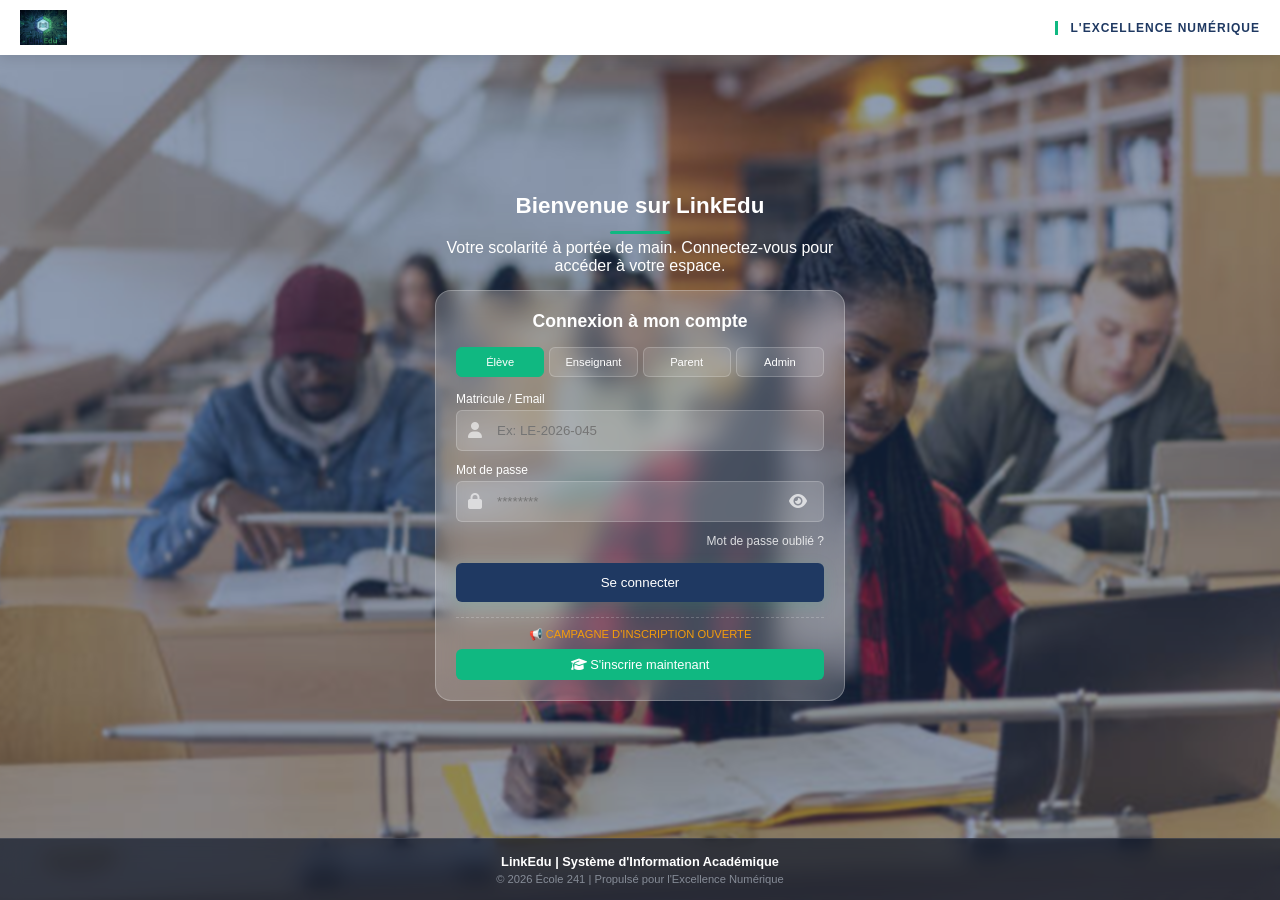
<file: index.html>
<!DOCTYPE html>
<html lang="fr">
<head>
  <meta charset="UTF-8">
  <meta name="viewport" content="width=device-width, initial-scale=1.0">
  <title>LinkEdu - Accueil</title>
  <link rel="stylesheet" href="./assets/css/style2.css">
  <link rel="stylesheet" href="https://cdnjs.cloudflare.com/ajax/libs/font-awesome/6.4.0/css/all.min.css">
</head>
<body>

  <div class="background-slideshow" id="app-slideshow">
    <div class="slide-overlay"></div>
  </div>

  <header class="app-header">
    <img src="./assets/images/log1.png" alt="Logo LinkEdu" class="app-logo">
    <span class="app-tagline">L'Excellence Numérique</span>
  </header>

  <main class="main-container">
    
    <div class="welcome-section">
      <h1>Bienvenue sur <span class="text-brand">LinkEdu</span></h1>
      <p>Votre scolarité à portée de main. Connectez-vous pour accéder à votre espace.</p>
    </div>

    <div class="auth-section">
      <form class="login-form">
        <h3>Connexion à mon compte</h3>
        
        <div class="profile-selector">
          <div class="profile-card active" data-role="eleve" onclick="selectRole(this)">Élève</div>
          <div class="profile-card" data-role="enseignant" onclick="selectRole(this)">Enseignant</div>
          <div class="profile-card" data-role="parent" onclick="selectRole(this)">Parent</div>
          <div class="profile-card" data-role="admin" onclick="selectRole(this)">Admin</div>
        </div>

        <div class="input-group">
          <label>Matricule / Email</label>
          <div class="input-wrapper">
            <i class="input-icon fa fa-user"></i> 
            <input type="text" id="identifier" placeholder="Ex: LE-2026-045">
          </div>
        </div>

        <div class="input-group">
          <label>Mot de passe</label>
          <div class="input-wrapper">
            <i class="input-icon fa fa-lock"></i>
            <input type="password" id="password" placeholder="********">
            <i class="toggle-password fa fa-eye" id="eye-icon"></i>
          </div>
        </div>

        <a href="#" class="forgot-password">Mot de passe oublié ?</a>
        <button type="submit" class="btn-login">Se connecter</button>
      </form>

      <div class="signup-box">
        <p class="academic-year">📢 Campagne d'Inscription Ouverte</p>
        <a href="./assets/pages/inscription.html" class="btn-signup">
          <i class="fa-solid fa-graduation-cap"></i> S'inscrire maintenant
        </a>
      </div>
    </div>
  </main>

  <footer class="app-footer">
    <p class="footer-title">LinkEdu | Système d'Information Académique</p>
    <p class="footer-meta">© 2026 École 241 | Propulsé pour l'Excellence Numérique</p>
  </footer>

  <script src="./assets/js/script2.js"></script>
</body>
</html>
</file>
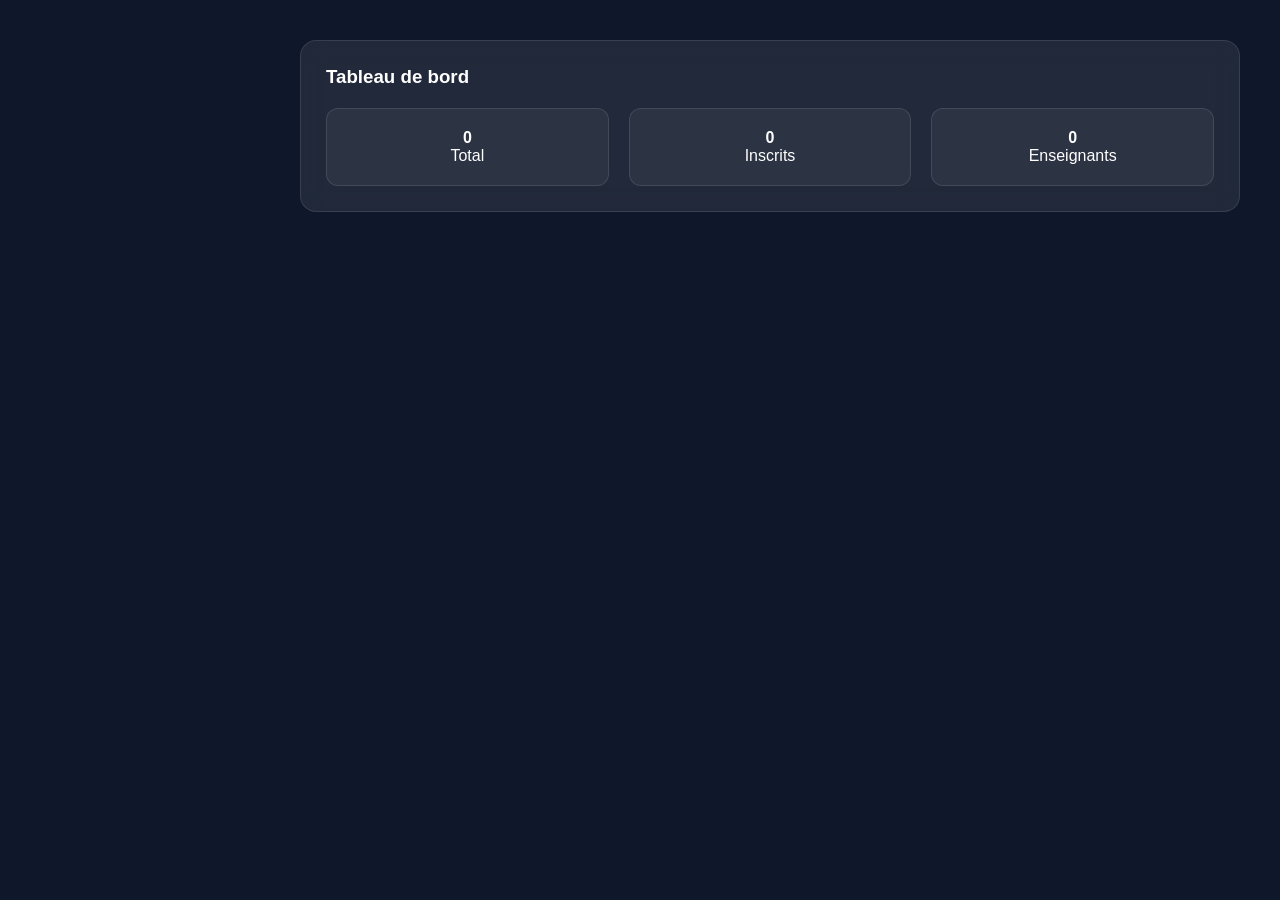
<file: assets/pages/admin2.html>
<!DOCTYPE html>
<html lang="fr">
<head>
  <meta charset="UTF-8">
  <meta name="viewport" content="width=device-width, initial-scale=1.0">
  <title>Admin - LinkEdu</title>
  <link rel="stylesheet" href="https://cdnjs.cloudflare.com/ajax/libs/font-awesome/6.4.0/css/all.min.css">
  <link rel="stylesheet" href="../css/admin2.css">
</head>
<body>

<div class="menu-burger" id="burger-menu">
    <i class="fa-solid fa-bars"></i>
</div>

<nav class="sidebar" id="sidebar">
    <div class="brand">LinkEdu Admin</div>
    <div class="admin-profile-sidebar">
      <img src="../images/pro.png" alt="Admin" class="admin-avatar">
      <span class="admin-name">Proviseur</span>
    </div>
   <ul class="nav-links">
    <li data-target="dashboard"><i class="fa-solid fa-chart-line"></i> Dashboard</li>
    <li data-target="traitement"><i class="fa-solid fa-list"></i> Candidatures</li>
    <li data-target="valides"><i class="fa-solid fa-check-circle"></i> Inscrits</li>
    <li data-target="refuses"><i class="fa-solid fa-times-circle"></i> Refusés</li>
    <li data-target="enseignants"><i class="fa-solid fa-chalkboard-user"></i> Enseignants</li>
</ul>


    <button class="btn-logout"><i class="fa-solid fa-right-from-bracket"></i> Déconnexion</button>
</nav>

<main class="content">
    <!-- Le contenu sera injecté dynamiquement par JS -->
</main>

<script src="../js/admin2.js"></script>
</body>
</html>
</file>
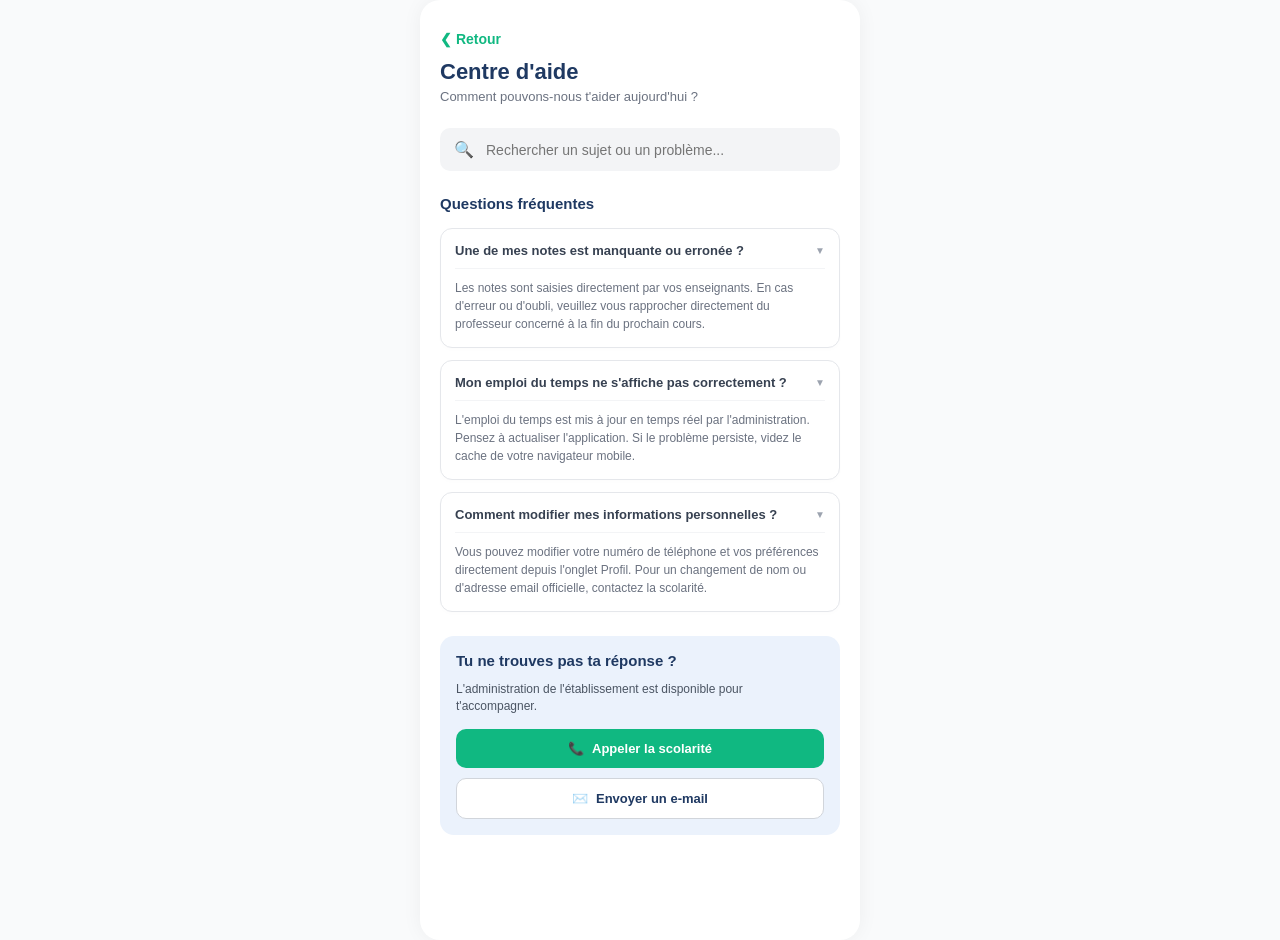
<file: assets/pages/aide.html>
<!DOCTYPE html>
<html lang="fr">
<head>
  <meta charset="UTF-8">
  <meta name="viewport" content="width=device-width, initial-scale=1.0">
  <title>LinkEdu - Centre d'aide</title>
  <link rel="stylesheet" href="../css/aide.css">
</head>
<body>

  <div class="aide-container">
    
    <header class="aide-header">
      <a href="./profil.html" class="back-btn">❮ Retour</a>
      <h2>Centre d'aide</h2>
      <p class="aide-subtitle">Comment pouvons-nous t'aider aujourd'hui ?</p>
    </header>

    <div class="search-box">
      <span class="search-icon">🔍</span>
      <input type="text" placeholder="Rechercher un sujet ou un problème...">
    </div>

    <main class="faq-section">
      <h3>Questions fréquentes</h3>

      <div class="faq-card">
        <div class="faq-question">
          <h4>Une de mes notes est manquante ou erronée ?</h4>
          <span class="faq-arrow">▼</span>
        </div>
        <div class="faq-answer">
          <p>Les notes sont saisies directement par vos enseignants. En cas d'erreur ou d'oubli, veuillez vous rapprocher directement du professeur concerné à la fin du prochain cours.</p>
        </div>
      </div>

      <div class="faq-card">
        <div class="faq-question">
          <h4>Mon emploi du temps ne s'affiche pas correctement ?</h4>
          <span class="faq-arrow">▼</span>
        </div>
        <div class="faq-answer">
          <p>L'emploi du temps est mis à jour en temps réel par l'administration. Pensez à actualiser l'application. Si le problème persiste, videz le cache de votre navigateur mobile.</p>
        </div>
      </div>

      <div class="faq-card">
        <div class="faq-question">
          <h4>Comment modifier mes informations personnelles ?</h4>
          <span class="faq-arrow">▼</span>
        </div>
        <div class="faq-answer">
          <p>Vous pouvez modifier votre numéro de téléphone et vos préférences directement depuis l'onglet Profil. Pour un changement de nom ou d'adresse email officielle, contactez la scolarité.</p>
        </div>
      </div>
    </main>

    <section class="contact-section">
      <h3>Tu ne trouves pas ta réponse ?</h3>
      <p>L'administration de l'établissement est disponible pour t'accompagner.</p>
      
      <div class="contact-buttons">
        <a href="tel:+241066000000" class="btn-contact call-btn">
          <span>📞</span> Appeler la scolarité
        </a>
        <a href="mailto:scolarite@ecole241.ga" class="btn-contact mail-btn">
          <span>✉️</span> Envoyer un e-mail
        </a>
      </div>
    </section>

  </div>

</body>
</html>
</file>
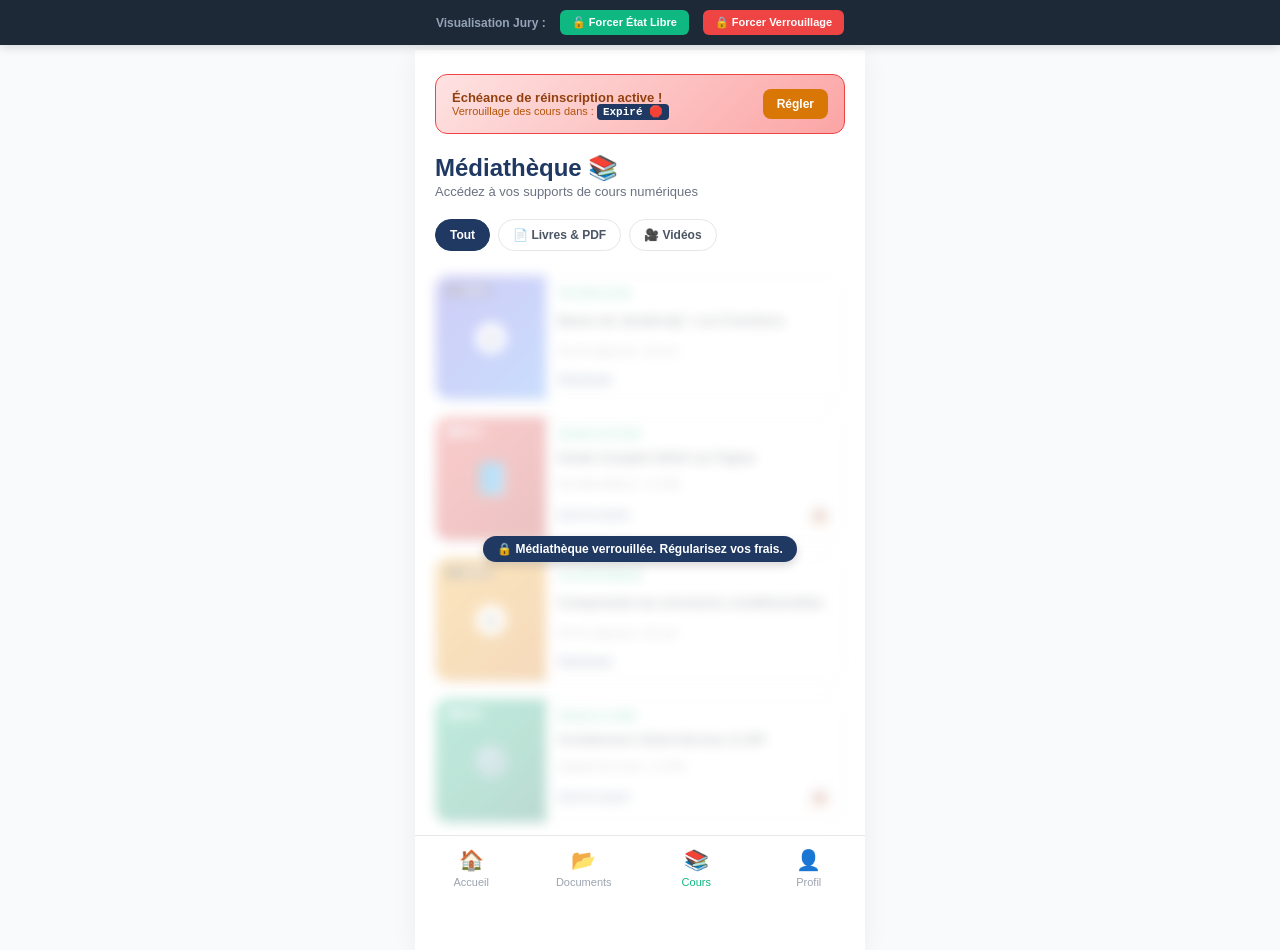
<file: assets/pages/cours.html>
<!DOCTYPE html>
<html lang="fr">
<head>
  <meta charset="UTF-8">
  <meta name="viewport" content="width=device-width, initial-scale=1.0">
  <title>LinkEdu - Bibliothèque Numérique</title>
  <link rel="stylesheet" href="../css/cours.css">
</head>
<body>

  <div class="demo-control-panel">
    <span>Visualisation Jury :</span>
    <button id="btn-sim-free" class="demo-btn btn-free">🔓 Forcer État Libre</button>
    <button id="btn-sim-locked" class="demo-btn btn-locked">🔒 Forcer Verrouillage</button>
  </div>

  <div class="dashboard-container">
    
    <div class="restriction-banner" id="promo-banner">
      <div class="banner-text">
        <strong>Échéance de réinscription active !</strong>
        <p>Verrouillage des cours dans : <span id="countdown-timer" class="timer-highlight">--j --h --m --s</span></p>
      </div>
      <a href="./paiement.html" class="banner-btn">Régler</a>
    </div>

    <header class="courses-header">
      <h2>Médiathèque 📚</h2>
      <p class="subtitle">Accédez à vos supports de cours numériques</p>
    </header>

    <div class="filter-tabs">
      <button class="filter-btn active" data-filter="all">Tout</button>
      <button class="filter-btn" data-filter="pdf">📄 Livres & PDF</button>
      <button class="filter-btn" data-filter="video">🎥 Vidéos</button>
    </div>

    <main class="library-grid" id="sec-library">
      
      <div class="course-card" data-type="video">
        <div class="card-preview video-preview">
          <span class="format-badge badge-video">🎥 VIDÉO</span>
          <div class="play-icon">▶</div>
        </div>
        <div class="card-body">
          <span class="course-tag">Technologie</span>
          <h3>Bases de JavaScript : Les Fonctions</h3>
          <p class="course-author">Par M. Nguema • 18 min</p>
          <div class="card-actions">
            <a href="#" class="action-link btn-play">Visionner</a>
          </div>
        </div>
      </div>

      <div class="course-card" data-type="pdf">
        <div class="card-preview pdf-preview">
          <span class="format-badge badge-pdf">📄 PDF</span>
          <span class="doc-file-icon">📘</span>
        </div>
        <div class="card-body">
          <span class="course-tag">Design System</span>
          <h3>Guide Complet UI/UX sur Figma</h3>
          <p class="course-author">Par Mme Bikoro • 4.2 Mo</p>
          <div class="card-actions">
            <a href="#" class="action-link btn-read">Lire le cours</a>
            <a href="#" class="download-icon-btn" title="Télécharger">📥</a>
          </div>
        </div>
      </div>

      <div class="course-card" data-type="video">
        <div class="card-preview video-preview algl-bg">
          <span class="format-badge badge-video">🎥 VIDÉO</span>
          <div class="play-icon">▶</div>
        </div>
        <div class="card-body">
          <span class="course-tag">Algorithmique</span>
          <h3>Comprendre les structures conditionnelles</h3>
          <p class="course-author">Par M. Nguema • 25 min</p>
          <div class="card-actions">
            <a href="#" class="action-link btn-play">Visionner</a>
          </div>
        </div>
      </div>

      <div class="course-card" data-type="pdf">
        <div class="card-preview pdf-preview net-bg">
          <span class="format-badge badge-pdf">📄 PDF</span>
          <span class="doc-file-icon">⚙️</span>
        </div>
        <div class="card-body">
          <span class="course-tag">Réseau & Web</span>
          <h3>Architecture Client-Serveur & API</h3>
          <p class="course-author">Support de cours • 1.8 Mo</p>
          <div class="card-actions">
            <a href="#" class="action-link btn-read">Lire le cours</a>
            <a href="#" class="download-icon-btn" title="Télécharger">📥</a>
          </div>
        </div>
      </div>

    </main>

    <nav class="bottom-nav">
      <a href="./dashboard1.html" class="nav-item">
        <span class="nav-icon">🏠</span>
        <span class="nav-label">Accueil</span>
      </a>
      <a href="#" class="nav-item">
        <span class="nav-icon">📂</span>
        <span class="nav-label">Documents</span>
      </a>
      <a href="#" class="nav-item active">
        <span class="nav-icon">📚</span>
        <span class="nav-label">Cours</span>
      </a>
      <a href="./profil.html" class="nav-item">
        <span class="nav-icon">👤</span>
        <span class="nav-label">Profil</span>
      </a>
    </nav>

  </div>
  <script src="../js/cours.js"></script>
</body>
</html>
</file>
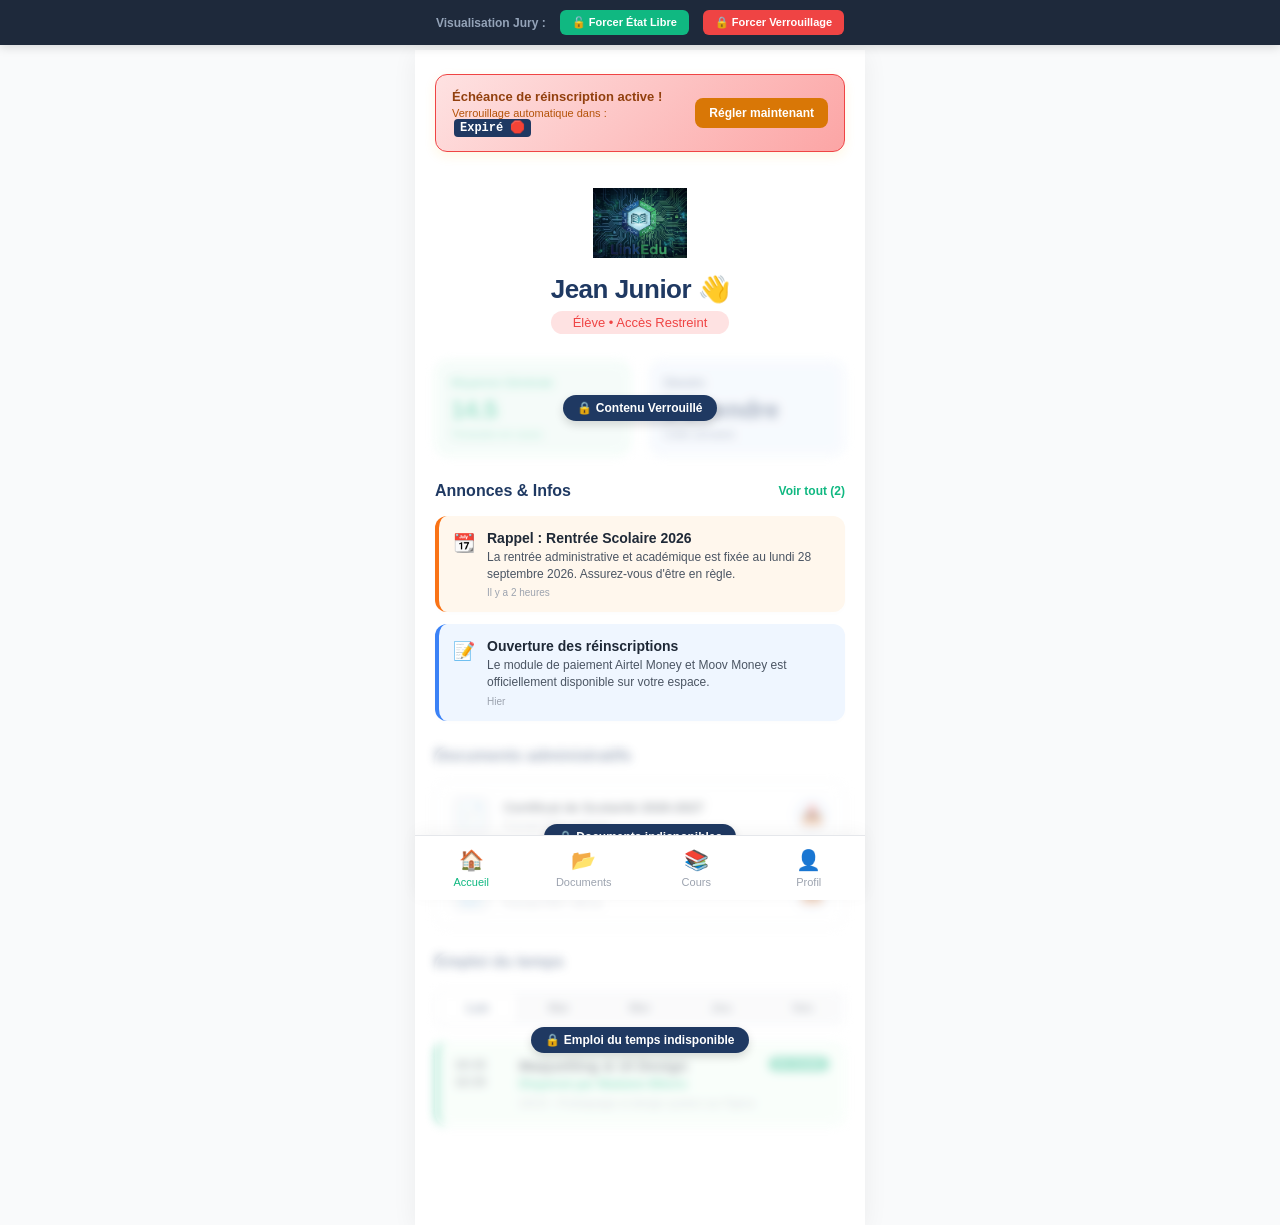
<file: assets/pages/dashboard1.html>
<!DOCTYPE html>
<html lang="fr">
<head>
  <meta charset="UTF-8">
  <meta name="viewport" content="width=device-width, initial-scale=1.0">
  <title>LinkEdu - Tableau de Bord Élève</title>
  <link rel="stylesheet" href="../css/dashboard1.css">
</head>
<body>

  <div class="demo-control-panel">
    <span>Visualisation Jury :</span>
    <button id="btn-sim-free" class="demo-btn btn-free">🔓 Forcer État Libre</button>
    <button id="btn-sim-locked" class="demo-btn btn-locked">🔒 Forcer Verrouillage</button>
  </div>

  <div class="dashboard-container">
    
    <div class="restriction-banner" id="promo-banner">
      <div class="banner-text">
        <strong>Échéance de réinscription active !</strong>
        <p>Verrouillage automatique dans : <span id="countdown-timer" class="timer-highlight">--j --h --m --s</span></p>
      </div>
      <a href="./paiement.html" class="banner-btn">Régler maintenant</a>
    </div>

    <header class="dash-header-centered">
      <div class="logo-container">
        <img src="../images/log1.png" alt="Logo LinkEdu" class="main-dashboard-logo">
      </div>
      
      <div class="welcome-text-centered">
        <h2>Jean Junior 👋</h2>
        <p class="user-role" id="user-status">Élève • Statut : En attente</p>
      </div>
    </header>

    <section class="stats-grid" id="sec-stats">
      <div class="stat-card card-green">
        <span class="stat-title">Moyenne Générale</span>
        <p class="stat-value">14.5</p>
        <span class="stat-sub">Trimestre en cours</span>
      </div>
      <div class="stat-card card-blue">
        <span class="stat-title">Devoirs</span>
        <p class="stat-value">3 à rendre</p>
        <span class="stat-sub">Cette semaine</span>
      </div>
    </section>

    <section class="announcements-section">
      <div class="section-header">
        <h3>Annonces & Infos</h3>
        <span class="view-all">Voir tout (2)</span>
      </div>
      
      <div class="announcement-card warning-alert">
        <div class="announcement-icon">📆</div>
        <div class="announcement-content">
          <h4>Rappel : Rentrée Scolaire 2026</h4>
          <p>La rentrée administrative et académique est fixée au lundi 28 septembre 2026. Assurez-vous d'être en règle.</p>
          <span class="announcement-time">Il y a 2 heures</span>
        </div>
      </div>

      <div class="announcement-card info-alert">
        <div class="announcement-icon">📝</div>
        <div class="announcement-content">
          <h4>Ouverture des réinscriptions</h4>
          <p>Le module de paiement Airtel Money et Moov Money est officiellement disponible sur votre espace.</p>
          <span class="announcement-time">Hier</span>
        </div>
      </div>
    </section>

    <section class="download-section" id="sec-downloads">
      <div class="section-header">
        <h3>Documents administratifs</h3>
      </div>

      <div class="download-list">
        <div class="download-item">
          <div class="doc-icon">📄</div>
          <div class="doc-info">
            <h4>Certificat de Scolarité 2026-2027</h4>
            <p>Format PDF • 142 Ko</p>
          </div>
          <a href="#" class="btn-download-icon" title="Télécharger">📥</a>
        </div>

        <div class="download-item">
          <div class="doc-icon">🧾</div>
          <div class="doc-info">
            <h4>Attestation de Paiement (Frais Généraux)</h4>
            <p>Format PDF • 98 Ko</p>
          </div>
          <a href="#" class="btn-download-icon" title="Télécharger">📥</a>
        </div>
      </div>
    </section>

    <section class="schedule-section" id="sec-schedule">
      <div class="section-header">
        <h3>Emploi du temps</h3>
      </div>
      
      <div class="week-tabs">
        <button class="tab-btn active">Lun</button>
        <button class="tab-btn">Mar</button>
        <button class="tab-btn">Mer</button>
        <button class="tab-btn">Jeu</button>
        <button class="tab-btn">Ven</button>
      </div>
      
      <div class="schedule-list">
        <div class="schedule-item active-course">
          <div class="schedule-time">10:15<br>12:15</div>
          <div class="schedule-details">
            <h4>Maquetting & UI Design</h4>
            <p class="prof-name">Dispensé par Madame Bikoro</p>
            <p class="course-program">UI/UX : Prototypage et design system sur Figma</p>
          </div>
          <span class="live-tag">En cours</span>
        </div>
      </div>
    </section>

    <nav class="bottom-nav">
      <a href="#" class="nav-item active">
        <span class="nav-icon">🏠</span>
        <span class="nav-label">Accueil</span>
      </a>
      <a href="#" class="nav-item">
        <span class="nav-icon">📂</span>
        <span class="nav-label">Documents</span>
      </a>
      <a href="./cours.html" class="nav-item">
        <span class="nav-icon">📚</span>
        <span class="nav-label">Cours</span>
      </a>
      <a href="./prof.html" class="nav-item">
        <span class="nav-icon">👤</span>
        <span class="nav-label">Profil</span>
      </a>
    </nav>

  </div>
  <script src="../js/dashboard1.js"></script>
</body>
</html>
</file>
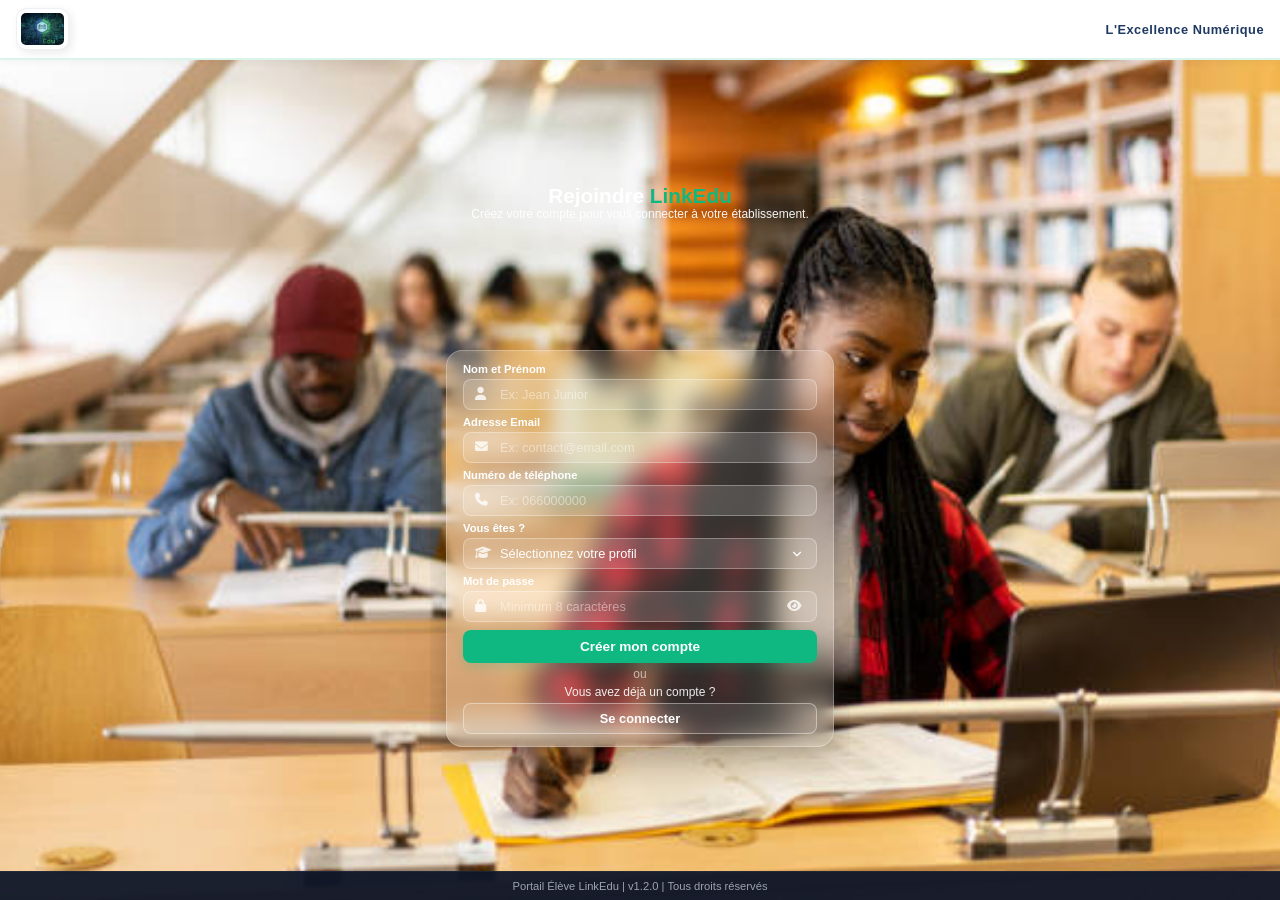
<file: assets/pages/inscription.html>
<!DOCTYPE html>
<html lang="fr">
<head>
  <meta charset="UTF-8">
  <meta name="viewport" content="width=device-width, initial-scale=1.0, maximum-scale=1.0, user-scalable=no">
  <title>LinkEdu - Inscription</title>
  <link rel="stylesheet" href="../css/inscription.css">
  <link rel="stylesheet" href="https://cdnjs.cloudflare.com/ajax/libs/font-awesome/6.4.0/css/all.min.css">
</head>
<body>

  <div class="background-slideshow" id="app-slideshow">
    <div class="slide-overlay"></div>
  </div>

  <header class="app-header">
    <img src="../images/log1.png" alt="Logo LinkEdu" class="app-logo">
    <span class="app-tagline">L'Excellence Numérique</span>
  </header>

  <main class="main-container">
    
    <div class="welcome-section slide-left">
      <h1>Rejoindre <span class="text-brand">LinkEdu</span></h1>
      <p>Créez votre compte pour vous connecter à votre établissement.</p>
    </div>

    <div class="auth-section slide-right">
      <form id="register-form" class="auth-form">
        
        <div class="input-group">
          <label for="fullname">Nom et Prénom</label>
          <div class="input-wrapper">
            <i class="fa-solid fa-user input-icon"></i>
            <input type="text" id="fullname" placeholder="Ex: Jean Junior" required>
          </div>
        </div>

        <div class="input-group">
          <label for="email">Adresse Email</label>
          <div class="input-wrapper">
            <i class="fa-solid fa-envelope input-icon"></i>
            <input type="email" id="email" placeholder="Ex: contact@email.com" required>
          </div>
        </div>

        <div class="input-group">
          <label for="phone">Numéro de téléphone</label>
          <div class="input-wrapper">
            <i class="fa-solid fa-phone input-icon"></i>
            <input type="tel" id="phone" placeholder="Ex: 066000000" required>
          </div>
        </div>

        <div class="input-group">
          <label for="role">Vous êtes ?</label>
          <div class="input-wrapper">
            <i class="fa-solid fa-graduation-cap input-icon"></i>
            <select id="role" class="custom-select" required>
              <option value="" disabled selected>Sélectionnez votre profil</option>
              <option value="student">Élève / Étudiant</option>
              <option value="parent">Parent d'élève</option>
              <option value="teacher">Enseignant</option>
            </select>
          </div>
        </div>

        <div class="input-group">
          <label for="password">Mot de passe</label>
          <div class="input-wrapper">
            <i class="fa-solid fa-lock input-icon"></i>
            <input type="password" id="password" placeholder="Minimum 8 caractères" required>
            <i class="fa-solid fa-eye toggle-password" id="eye-icon"></i>
          </div>
        </div>

        <button type="submit" class="btn-signup-submit">Créer mon compte</button>
      </form>

      <div class="divider">ou</div>

      <div class="login-section">
        <p>Vous avez déjà un compte ?</p>
        <a href="../../index.html" class="btn-secondary">Se connecter</a>
      </div>
    </div>

  </main>

  <footer class="app-footer">
    <p>Portail Élève LinkEdu | v1.2.0 | Tous droits réservés</p>
  </footer>

  <script src="../js/inscription2.js"></script>
</body>
</html>
</file>
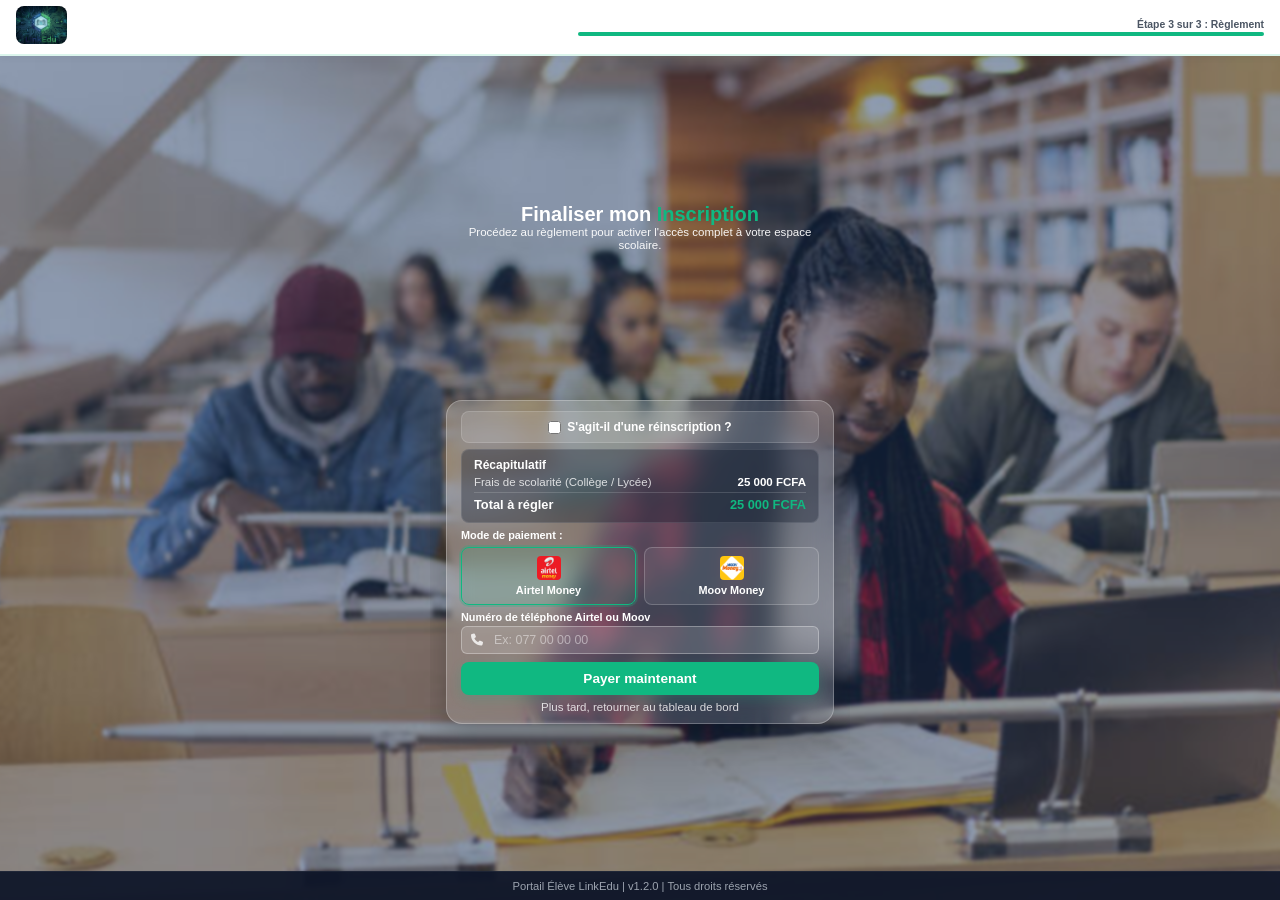
<file: assets/pages/paiement.html>
<!DOCTYPE html>
<html lang="fr">
<head>
  <meta charset="UTF-8">
  <meta name="viewport" content="width=device-width, initial-scale=1.0, maximum-scale=1.0, user-scalable=no">
  <title>LinkEdu - Règlement Scolarité</title>
  <link rel="stylesheet" href="../css/paiement.css">
  <link rel="stylesheet" href="https://cdnjs.cloudflare.com/ajax/libs/font-awesome/6.4.0/css/all.min.css">
</head>
<body>

  <div class="background-slideshow" id="app-slideshow">
    <div class="slide-overlay"></div>
  </div>

  <header class="app-header">
    <div class="header-left">
      <img src="../images/log1.png" alt="Logo LinkEdu" class="app-logo">
    </div>
    <div class="progress-container">
      <span class="progress-text">Étape 3 sur 3 : Règlement</span>
      <div class="progress-bar"><div class="progress-fill"></div></div>
    </div>
  </header>

  <main class="main-container">
    
    <div class="welcome-section slide-left">
      <h1>Finaliser mon <span class="text-brand">Inscription</span></h1>
      <p>Procédez au règlement pour activer l'accès complet à votre espace scolaire.</p>
    </div>

    <div class="auth-section slide-right">
      
      <div class="reinscription-box">
        <label class="checkbox-label">
          <input type="checkbox" id="is-reinscription"> 
          S'agit-il d'une réinscription ?
        </label>
        
        <div id="matricule-container" class="matricule-wrapper">
          <div class="input-wrapper">
            <i class="fa-solid fa-id-card input-icon"></i>
            <input type="text" id="student-matricule" placeholder="Matricule de l'élève (Ex: 241X99)">
          </div>
          <button type="button" id="btn-verifier-matricule" class="btn-verify">Vérifier le dossier</button>
        </div>
      </div>

      <div class="payment-summary">
        <h4>Récapitulatif <span id="summary-badge"></span></h4>
        <div class="summary-item">
          <span id="scolarite-label">Frais de scolarité</span>
          <span class="price" id="scolarite-price">-- --- FCFA</span>
        </div>
        <div class="summary-item total">
          <span>Total à régler</span>
          <span class="price" id="total-price">-- --- FCFA</span>
        </div>
      </div>

      <form id="payment-form" class="payment-method-form">
        <label class="method-label">Mode de paiement :</label>
        
        <div class="method-options">
          <div class="provider-card active" data-provider="airtel">
            <img src="../images/a.jpg" alt="Airtel Money" class="method-logo">
            <span>Airtel Money</span>
          </div>

          <div class="provider-card" data-provider="moov">
            <img src="../images/m.jpg" alt="Moov Money" class="method-logo">
            <span>Moov Money</span>
          </div>
        </div>

        <div class="input-group">
          <label for="phone-input">Numéro de téléphone Airtel ou Moov</label>
          <div class="input-wrapper">
            <i class="fa-solid fa-phone input-icon"></i>
            <input type="tel" id="phone-input" placeholder="Ex: 077 00 00 00" required>
          </div>
        </div>

        <div class="actions-section">
          <button type="submit" id="main-submit-btn" class="btn-pay">Payer maintenant</button>
          <a href="./dashboard1.html" class="btn-back">Plus tard, retourner au tableau de bord</a>
        </div>
      </form>
    </div>

  </main>

  <div id="payment-modal" class="payment-overlay hidden">
    <div class="modal-content">
      <div id="modal-status"></div>
      
      <form id="pin-form" class="pin-entry-form">
        <input type="password" id="pin-input" maxlength="4" placeholder="••••" autocomplete="off">
        <div class="modal-buttons">
          <button type="button" id="cancel-btn" class="btn-modal-cancel">Annuler</button>
          <button type="submit" class="btn-modal-confirm">Confirmer</button>
        </div>
      </form>
    </div>
  </div>

  <footer class="app-footer">
    <p>Portail Élève LinkEdu | v1.2.0 | Tous droits réservés</p>
  </footer>

  <script src="../js/paiement2.js"></script>
</body>
</html>
</file>
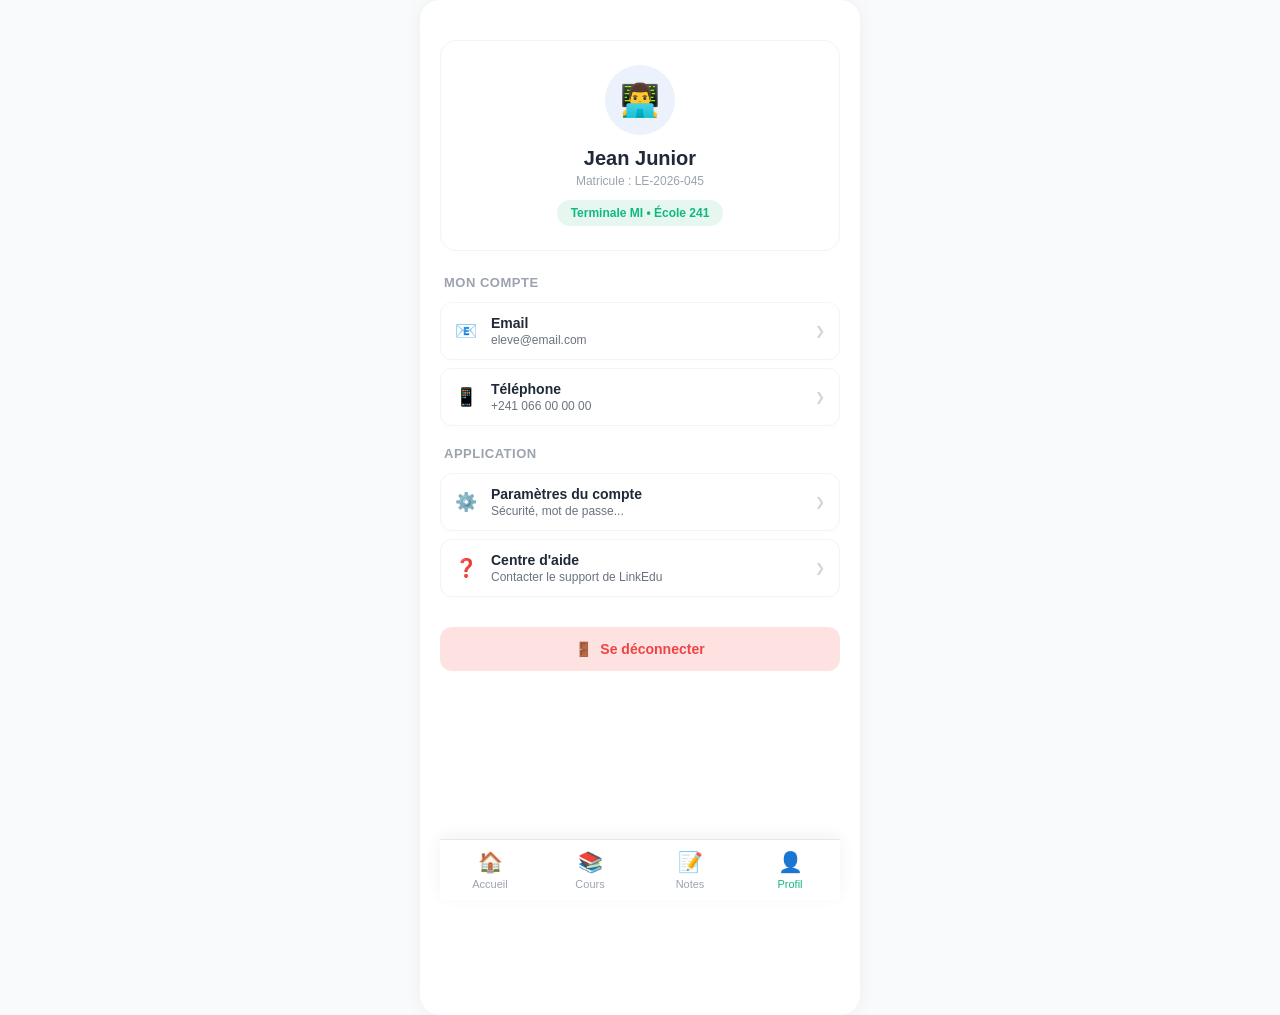
<file: assets/pages/profil.html>
<!DOCTYPE html>
<html lang="fr">
<head>
  <meta charset="UTF-8">
  <meta name="viewport" content="width=device-width, initial-scale=1.0">
  <title>LinkEdu - Mon Profil</title>
  <link rel="stylesheet" href="../css/profil.css">
</head>
<body>

  <div class="profil-container">
    
    <header class="profil-header">
      <div class="avatar-wrapper">
        <span class="avatar-emoji">👨‍💻</span>
      </div>
      <h2>Jean Junior</h2>
      <p class="student-id">Matricule : LE-2026-045</p>
      <span class="class-tag">Terminale MI • École 241</span>
    </header>

    <main class="profil-menu">
      
      <div class="menu-group">
        <h3>Mon Compte</h3>
        <a href="#" class="menu-item">
          <span class="menu-icon">📧</span>
          <div class="menu-text">
            <h4>Email</h4>
            <p>eleve@email.com</p>
          </div>
          <span class="arrow">❯</span>
        </a>
        <a href="#" class="menu-item">
          <span class="menu-icon">📱</span>
          <div class="menu-text">
            <h4>Téléphone</h4>
            <p>+241 066 00 00 00</p>
          </div>
          <span class="arrow">❯</span>
        </a>
      </div>

      <div class="menu-group">
        <h3>Application</h3>
        <a href="#" class="menu-item">
          <span class="menu-icon">⚙️</span>
          <div class="menu-text">
            <h4>Paramètres du compte</h4>
            <p>Sécurité, mot de passe...</p>
          </div>
          <span class="arrow">❯</span>
        </a>
        <a href="./aide.html" class="menu-item">
          <span class="menu-icon">❓</span>
          <div class="menu-text">
            <h4>Centre d'aide</h4>
            <p>Contacter le support de LinkEdu</p>
          </div>
          <span class="arrow">❯</span>
        </a>
      </div>

      <div class="logout-section">
        <a href="./Accueil.html" class="btn-logout">
          <span class="logout-icon">🚪</span> Se déconnecter
        </a>
      </div>

    </main>

    <nav class="bottom-nav">
      <a href="./dashboard1.html" class="nav-item">
        <span class="nav-icon">🏠</span>
        <span class="nav-label">Accueil</span>
      </a>
      <a href="./cours.html" class="nav-item">
        <span class="nav-icon">📚</span>
        <span class="nav-label">Cours</span>
      </a>
      <a href="./notes.html" class="nav-item">
        <span class="nav-icon">📝</span>
        <span class="nav-label">Notes</span>
      </a>
      <a href="#" class="nav-item active"> <span class="nav-icon">👤</span>
        <span class="nav-label">Profil</span>
      </a>
    </nav>

  </div>

</body>
</html>
</file>
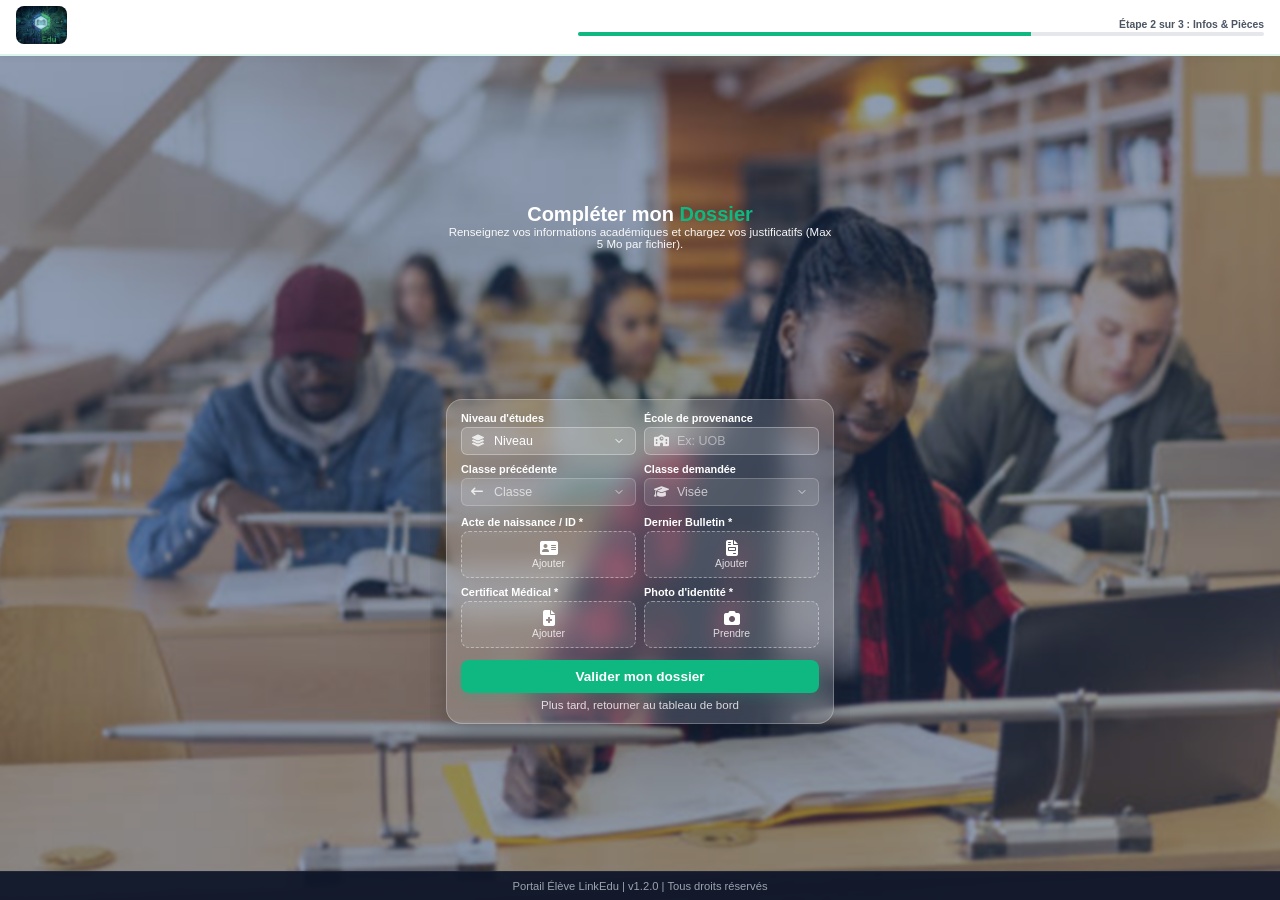
<file: assets/pages/Televersement.html>
<!DOCTYPE html>
<html lang="fr">
<head>
  <meta charset="UTF-8">
  <meta name="viewport" content="width=device-width, initial-scale=1.0, maximum-scale=1.0, user-scalable=no">
  <title>LinkEdu - Dossier d'Inscription</title>
  <link rel="stylesheet" href="../css/Tele.css">
  <link rel="stylesheet" href="https://cdnjs.cloudflare.com/ajax/libs/font-awesome/6.4.0/css/all.min.css">
</head>
<body>

  <div class="background-slideshow" id="app-slideshow">
    <div class="slide-overlay"></div>
  </div>

  <header class="app-header">
    <div class="header-left">
      <img src="../images/log1.png" alt="Logo LinkEdu" class="app-logo">
    </div>
    <div class="progress-container">
      <span class="progress-text">Étape 2 sur 3 : Infos & Pièces</span>
      <div class="progress-bar"><div class="progress-fill"></div></div>
    </div>
  </header>

  <main class="main-container">
    
    <div class="welcome-section slide-left">
      <h1>Compléter mon <span class="text-brand">Dossier</span></h1>
      <p>Renseignez vos informations académiques et chargez vos justificatifs (Max 5 Mo par fichier).</p>
    </div>

    <div class="auth-section slide-right">
      <form id="upload-form" class="documents-form">
        
        <div class="form-grid-2">
          <div class="input-group">
            <label for="study-level">Niveau d'études</label>
            <div class="input-wrapper">
              <i class="fa-solid fa-layer-group input-icon"></i>
              <select id="study-level" class="custom-select" required>
                <option value="" disabled selected>Niveau</option>
                <option value="primaire">Primaire</option>
                <option value="secondaire">Collège / Lycée</option>
                <option value="superieur">Supérieur</option>
              </select>
            </div>
          </div>

          <div class="input-group">
            <label for="school-origin">École de provenance</label>
            <div class="input-wrapper">
              <i class="fa-solid fa-school input-icon"></i>
              <input type="text" id="school-origin" placeholder="Ex: UOB" required>
            </div>
          </div>
        </div>

        <div class="form-grid-2">
          <div class="input-group">
            <label for="prev-class">Classe précédente</label>
            <div class="input-wrapper">
              <i class="fa-solid fa-arrow-left-long input-icon"></i>
              <select id="prev-class" class="custom-select" required disabled>
                <option value="" disabled selected>Classe</option>
              </select>
            </div>
          </div>

          <div class="input-group">
            <label for="target-class">Classe demandée</label>
            <div class="input-wrapper">
              <i class="fa-solid fa-graduation-cap input-icon"></i>
              <select id="target-class" class="custom-select" required disabled>
                <option value="" disabled selected>Visée</option>
              </select>
            </div>
          </div>
        </div>

        <div class="upload-grid">
          
          <div class="upload-card">
            <label class="doc-label">Acte de naissance / ID *</label>
            <div class="drop-zone">
              <i class="fa-solid fa-address-card drop-icon"></i>
              <span class="drop-text">Ajouter</span>
              <input type="file" id="file-id" class="file-input" accept=".pdf,.jpeg,.jpg,.png" required>
            </div>
          </div>

          <div class="upload-card">
            <label class="doc-label">Dernier Bulletin *</label>
            <div class="drop-zone">
              <i class="fa-solid fa-file-invoice drop-icon"></i>
              <span class="drop-text">Ajouter</span>
              <input type="file" id="file-bulletin" class="file-input" accept=".pdf,.jpeg,.jpg,.png" required>
            </div>
          </div>

          <div class="upload-card">
            <label class="doc-label">Certificat Médical *</label>
            <div class="drop-zone">
              <i class="fa-solid fa-file-medical drop-icon"></i>
              <span class="drop-text">Ajouter</span>
              <input type="file" id="file-medical" class="file-input" accept=".pdf,.jpeg,.jpg,.png" required>
            </div>
          </div>

          <div class="upload-card">
            <label class="doc-label">Photo d'identité *</label>
            <div class="drop-zone">
              <i class="fa-solid fa-camera drop-icon"></i>
              <span class="drop-text">Prendre</span>
              <input type="file" id="file-photo" class="file-input" accept=".jpeg,.jpg,.png" required>
            </div>
          </div>

        </div>

        <div class="actions-section">
          <button type="submit" class="btn-submit-docs">Valider mon dossier</button>
          <a href="./dashboard1.html" class="btn-back">Plus tard, retourner au tableau de bord</a>
        </div>
      </form>
    </div>

  </main>

  <footer class="app-footer">
    <p>Portail Élève LinkEdu | v1.2.0 | Tous droits réservés</p>
  </footer>

  <script src="../js/Tele2.js"></script>
</body>
</html>
</file>
<file: assets/css/style2.css>
/* ==========================================================================
   1. CONFIGURATION & DESIGN SYSTEM
   ========================================================================== */
:root {
  --primary-vert: #10B881;
  --dark-bleu: #1F3962;
  --neutral-gray: #9CA3AF;
  --white: #FFFFFF;
  --black: #050505;
  --orange-alert: #F59E0B;
}

* {
  margin: 0;
  padding: 0;
  box-sizing: border-box;
  font-family: 'Inter', 'Segoe UI', sans-serif;
}

body {
  background-color: var(--dark-bleu);
  height: 100vh;
  display: flex;
  flex-direction: column;
  overflow-y: auto;
  scrollbar-width: none;
}
body::-webkit-scrollbar { display: none; }

/* ==========================================================================
   2. DIAPORAMA D'ARRIÈRE-PLAN
   ========================================================================== */
.background-slideshow {
  position: fixed;
  top: 0;
  left: 0;
  width: 100%;
  height: 100%;
  z-index: -2;
}

.slide-overlay {
  position: absolute;
  top: 0;
  left: 0;
  width: 100%;
  height: 100%;
  background: rgba(31, 57, 98, 0.50);
  backdrop-filter: blur(1px);
  z-index: -1;
}

/* ==========================================================================
   3. HEADER, FOOTER & TAGLINE
   ========================================================================== */
.app-header {
  background: var(--white);
  padding: 10px 20px;
  display: flex;
  align-items: center;
  justify-content: space-between;
  box-shadow: 0 4px 12px rgba(0,0,0,0.1);
  flex-shrink: 0;
}

.app-logo { height: 35px; width: auto; object-fit: contain; }

.app-tagline {
  color: var(--dark-bleu);
  font-size: 0.75rem;
  font-weight: 700;
  text-transform: uppercase;
  letter-spacing: 1px;
  border-left: 3px solid var(--primary-vert);
  padding-left: 12px;
}

.app-footer {
  background: rgba(15, 23, 42, 0.7);
  backdrop-filter: blur(10px);
  border-top: 1px solid rgba(255, 255, 255, 0.1);
  color: var(--neutral-gray);
  padding: 15px;
  text-align: center;
  margin-top: auto;
}
.footer-title { font-weight: 600; color: var(--white); font-size: 0.8rem; margin-bottom: 4px; }
.footer-meta { font-size: 0.7rem; opacity: 0.8; }

/* ==========================================================================
   4. CONTENEUR PRINCIPAL
   ========================================================================== */
.main-container {
  flex: 1;
  display: flex;
  flex-direction: column;
  justify-content: center;
  align-items: center;
  padding: 15px;
  gap: 15px;
  width: 100%;
  max-width: 440px;
  margin: 0 auto;
}

.welcome-section { text-align: center; color: var(--white); }
.welcome-section h1 { font-size: 1.4rem; margin-bottom: 5px; }
.welcome-section h1::after {
  content: "";
  display: block;
  width: 60px;
  height: 3px;
  background: var(--primary-vert);
  margin: 12px auto 0;
  border-radius: 2px;
}

.auth-section {
  background: rgba(255, 255, 255, 0.20);
  border-radius: 16px;
  padding: 20px;
  border: 1px solid rgba(255, 255, 255, 0.25);
  backdrop-filter: blur(12px);
  width: 100%;
}

.auth-section h3 { color: var(--white); font-size: 1.1rem; margin-bottom: 15px; text-align: center; }

/* SÉLECTEUR DE PROFIL */
.profile-selector {
  display: grid;
  grid-template-columns: repeat(4, 1fr);
  gap: 5px;
  margin-bottom: 15px;
}

.profile-card {
  padding: 8px 2px;
  background: rgba(255, 255, 255, 0.1);
  border: 1px solid rgba(255, 255, 255, 0.2);
  color: white;
  border-radius: 6px;
  cursor: pointer;
  font-size: 0.7rem;
  text-align: center;
  transition: 0.3s;
}
.profile-card.active { background: var(--primary-vert); border-color: var(--primary-vert); }

/* FORMULAIRE & ICONE OEIL */
.input-group { margin-bottom: 12px; }
.input-group label { display: block; font-size: 0.75rem; color: white; margin-bottom: 4px; }
.input-wrapper {
  position: relative;
  display: flex;
  align-items: center;
}

.input-icon {
  position: absolute;
  left: 12px;
  top: 50%;
  transform: translateY(-50%); /* Centre l'icône parfaitement verticalement */
  color: rgba(255, 255, 255, 0.6);
  pointer-events: none; /* Empêche l'icône d'interférer avec le clic dans le champ */
  font-size: 1rem;
}

.input-wrapper input {
  width: 100%;
  padding: 12px 35px 12px 40px; /* Assure assez d'espace à gauche pour l'icône */
  border-radius: 6px;
  border: 1px solid rgba(255, 255, 255, 0.2);
  background: rgba(255, 255, 255, 0.15);
  color: white;
}


.toggle-password {
  position: absolute;
  right: 12px;
  cursor: pointer;
  color: rgba(255,255,255,0.7);
  padding: 5px;
}

.forgot-password {
  display: block;
  text-align: right;
  font-size: 0.75rem;
  color: var(--white);
  text-decoration: none;
  margin-bottom: 15px;
  opacity: 0.8;
  transition: opacity 0.3s;
}
.forgot-password:hover { opacity: 1; text-decoration: underline; }

.btn-login {
  width: 100%;
  background: var(--dark-bleu);
  color: white;
  padding: 12px;
  border: none;
  border-radius: 6px;
  cursor: pointer;
  transition: all 0.3s ease;
  box-shadow: 0 4px 15px rgba(16, 184, 129, 0.15);
}
.btn-login:hover { background: #172B4D; box-shadow: 0 0 15px rgba(16, 184, 129, 0.4); }

/* CAMPAGNE D'INSCRIPTION */
.signup-box {
  margin-top: 15px;
  border-top: 1px dashed rgba(255, 255, 255, 0.2);
  padding-top: 10px;
  text-align: center;
}
.academic-year { font-size: 0.7rem; color: var(--orange-alert); margin-bottom: 8px; text-transform: uppercase; }
.btn-signup { 
  display: block; background: var(--primary-vert); color: white; padding: 8px; 
  border-radius: 6px; text-decoration: none; font-size: 0.8rem; 
}
</file>
<file: assets/css/admin2.css>
:root {
  --primary-vert: #10B881;
  --dark-bleu: #1F3962;
  --glass-bg: rgba(255, 255, 255, 0.08);
  --glass-border: 1px solid rgba(255, 255, 255, 0.1);
  --text-white: #ffffff;
}

* { margin: 0; padding: 0; box-sizing: border-box; font-family: 'Inter', sans-serif; }

body { 
    background: #0f172a; 
    color: var(--text-white); 
    min-height: 100vh; 
    display: flex; 
}

/* --- Sidebar --- */
.sidebar { 
    width: 260px; 
    background: #1e293b; 
    padding: 30px 20px; 
    height: 100vh; 
    position: fixed; 
    transition: 0.3s; 
    z-index: 1000;
}

.brand { font-size: 1.4rem; font-weight: 800; color: var(--primary-vert); text-align: center; margin-bottom: 25px; }
.admin-profile-sidebar { text-align: center; margin-bottom: 30px; }
.admin-avatar { width: 60px; height: 60px; border-radius: 50%; border: 2px solid var(--primary-vert); object-fit: cover; }

.nav-links { list-style: none; }
.nav-links li { 
    padding: 12px 15px; 
    margin-bottom: 10px; 
    cursor: pointer; 
    border-radius: 8px; 
    display: flex; 
    align-items: center; 
    gap: 12px; 
    background: rgba(255, 255, 255, 0.03); 
    transition: 0.2s;
}
.nav-links li:hover { background: var(--primary-vert); color: white; }

/* --- Content Area --- */
.content { 
    margin-left: 260px; 
    padding: 40px; 
    flex: 1; 
    width: calc(100% - 260px);
}

.glass-card { 
    background: var(--glass-bg); 
    backdrop-filter: blur(12px); 
    border: var(--glass-border); 
    padding: 25px; 
    border-radius: 16px; 
}

/* --- Tables & Actions --- */
table { width: 100%; border-collapse: collapse; margin-top: 20px; }
th { text-align: left; padding: 12px; color: #9ca3af; font-size: 0.85rem; }
td { padding: 15px 12px; border-top: var(--glass-border); font-size: 0.9rem; }

.btn-action { 
    padding: 6px 12px; 
    border-radius: 6px; 
    border: none; 
    cursor: pointer; 
    font-size: 0.75rem; 
    font-weight: 600; 
    transition: 0.2s;
    background: #374151;
    color: white;
}
.btn-valider { background: var(--primary-vert); color: white; margin-left: 5px; }
.btn-valider:hover { background: #059669; }

.statut-valide { color: var(--primary-vert); font-weight: 700; }

/* --- Responsive & Mobile --- */
.menu-burger { display: none; position: fixed; top: 15px; left: 15px; background: var(--dark-bleu); padding: 10px; border-radius: 8px; z-index: 1001; cursor: pointer; }

@media (max-width: 768px) {
    .menu-burger { display: block; }
    .sidebar { transform: translateX(-100%); }
    .sidebar.active { transform: translateX(0); }
    .content { margin-left: 0; width: 100%; padding: 70px 15px; }
    table { font-size: 0.8rem; }
    .btn-action { padding: 4px 8px; }
}

.btn-logout { 
    margin-top: auto; 
    width: 100%; 
    padding: 10px; 
    background: #ef4444; 
    color: white; 
    border: none; 
    border-radius: 8px; 
    cursor: pointer;
}

.stats-container {
    display: grid;
    grid-template-columns: repeat(3, 1fr);
    gap: 20px;
    margin-top: 20px;
}
.stat-box {
    background: rgba(255,255,255,0.05);
    padding: 20px;
    border-radius: 12px;
    text-align: center;
    border: var(--glass-border);
}

.sidebar { 
    /* ... tes propriétés actuelles ... */
    transform: translateX(-100%); /* Caché par défaut sur mobile */
}

.sidebar.active { 
    transform: translateX(0); /* Apparaît quand la classe est ajoutée */
}
</file>
<file: assets/css/aide.css>
/* ==========================================================================
   1. STRUCTURE GLOBALE
   ========================================================================== */
body {
  font-family: 'Inter', 'Segoe UI', sans-serif;
  color: #1F2937;
  background-color: #F9FAFB;
  margin: 0;
  padding: 0;
  box-sizing: border-box;
}

.aide-container {
  max-width: 400px;
  margin: 0 auto;
  padding: 20px;
  display: flex;
  flex-direction: column;
  gap: 24px;
  background-color: #FFFFFF;
  box-shadow: 0 0 20px rgba(0, 0, 0, 0.05);
  border-radius: 20px;
  min-height: 100vh;
}

/* ==========================================================================
   2. HEADER AVEC BOUTON RETOUR
   ========================================================================== */
.aide-header {
  margin-top: 10px;
}

.back-btn {
  display: inline-block;
  color: #10B881; /* Ton vert émeraude */
  text-decoration: none;
  font-size: 14px;
  font-weight: 600;
  margin-bottom: 12px;
}

.aide-header h2 {
  font-size: 22px;
  margin: 0 0 4px 0;
  color: #1F3962;
  font-weight: 700;
}

.aide-subtitle {
  font-size: 13px;
  color: #6B7280;
  margin: 0;
}

/* Barre de recherche d'aide */
.search-box {
  display: flex;
  align-items: center;
  background-color: #F3F4F6;
  padding: 12px 14px;
  border-radius: 10px;
  gap: 10px;
}

.search-icon {
  font-size: 16px;
  color: #9CA3AF;
}

.search-box input {
  background: none;
  border: none;
  outline: none;
  width: 100%;
  font-size: 14px;
  color: #1F2937;
}

/* ==========================================================================
   3. SECTION FAQ (ACCORDÉONS COMPACTS)
   ========================================================================== */
.faq-section {
  display: flex;
  flex-direction: column;
  gap: 12px;
}

.faq-section h3, .contact-section h3 {
  font-size: 15px;
  margin: 0 0 4px 0;
  color: #1F3962;
  font-weight: 700;
}

.faq-card {
  background-color: #FFFFFF;
  border: 1px solid #E5E7EB;
  border-radius: 12px;
  padding: 14px;
  box-shadow: 0 2px 4px rgba(0, 0, 0, 0.01);
}

.faq-question {
  display: flex;
  justify-content: space-between;
  align-items: center;
  cursor: pointer;
}

.faq-question h4 {
  font-size: 13px;
  margin: 0;
  color: #374151;
  font-weight: 600;
  padding-right: 10px;
}

.faq-arrow {
  font-size: 10px;
  color: #9CA3AF;
}

.faq-answer {
  margin-top: 10px;
  border-top: 1px solid #F3F4F6;
  padding-top: 10px;
}

.faq-answer p {
  font-size: 12px;
  margin: 0;
  color: #6B7280;
  line-height: 1.5;
}

/* ==========================================================================
   4. BOUTONS DE CONTACT RAPIDE
   ========================================================================== */
.contact-section {
  background-color: #EBF2FC; /* Fond bleu clair accueillant */
  padding: 16px;
  border-radius: 14px;
  display: flex;
  flex-direction: column;
  gap: 8px;
}

.contact-section p {
  font-size: 12px;
  margin: 0 0 6px 0;
  color: #4B5563;
  line-height: 1.4;
}

.contact-buttons {
  display: flex;
  flex-direction: column;
  gap: 10px;
}

.btn-contact {
  display: flex;
  align-items: center;
  justify-content: center;
  gap: 8px;
  padding: 12px;
  border-radius: 10px;
  text-decoration: none;
  font-size: 13px;
  font-weight: 600;
  text-align: center;
}

.call-btn {
  background-color: #10B881; /* Vert émeraude */
  color: #FFFFFF;
}

.mail-btn {
  background-color: #FFFFFF;
  color: #1F3962;
  border: 1px solid #D1D5DB;
}
</file>
<file: assets/css/cours.css>
/* ==========================================================================
   0. PANNEAU DE SIMULATION (BARRE COMMUNE POUR LE JURY)
   ========================================================================== */
.demo-control-panel {
  position: fixed;
  top: 0;
  left: 0;
  width: 100%;
  background-color: #1E2937;
  color: #94A3B8;
  padding: 10px 20px;
  display: flex;
  justify-content: center;
  align-items: center;
  gap: 14px;
  z-index: 9999;
  font-size: 12px;
  font-weight: 600;
  box-shadow: 0 2px 10px rgba(0,0,0,0.15);
}

.demo-btn {
  border: none;
  padding: 6px 12px;
  border-radius: 6px;
  font-size: 11px;
  font-weight: 700;
  cursor: pointer;
  transition: all 0.2s ease;
}

.btn-free { background-color: #10B881; color: white; }
.btn-free:hover { background-color: #059669; }
.btn-locked { background-color: #EF4444; color: white; }
.btn-locked:hover { background-color: #DC2626; }

/* ==========================================================================
   1. STRUCTURE DU SMARTPHONE MOCKUP
   ========================================================================== */
* {
  box-sizing: border-box;
  margin: 0;
  padding: 0;
}

body {
  font-family: 'Inter', sans-serif;
  color: #1F2937;
  background-color: #F9FAFB;
  display: flex;
  justify-content: center;
  min-height: 100vh;
  padding-top: 50px;
}

.dashboard-container {
  width: 100%;
  max-width: 450px;
  padding: 24px 20px 100px 20px;
  display: flex;
  flex-direction: column;
  gap: 20px;
  background-color: #FFFFFF;
  box-shadow: 0 4px 24px rgba(0, 0, 0, 0.06);
  min-height: 100vh;
  position: relative;
}

/* Header Rubrique */
.courses-header h2 {
  font-size: 24px;
  color: #1F3962;
  font-weight: 800;
}

.courses-header .subtitle {
  font-size: 13px;
  color: #6B7280;
  margin-top: 2px;
}

/* ==========================================================================
   2. SYSTEME D'ONGLETS DE FILTRAGE
   ========================================================================== */
.filter-tabs {
  display: flex;
  gap: 8px;
  overflow-x: auto;
  padding-bottom: 4px;
}

.filter-btn {
  border: 1px solid #E5E7EB;
  background-color: #FFFFFF;
  color: #4B5563;
  padding: 8px 14px;
  border-radius: 20px;
  font-size: 12px;
  font-weight: 600;
  cursor: pointer;
  white-space: nowrap;
  transition: all 0.2s ease;
}

.filter-btn.active {
  background-color: #1F3962;
  color: #FFFFFF;
  border-color: #1F3962;
}

/* ==========================================================================
   3. DESIGN DES CARTES DE LA BIBLIOTHÈQUE
   ========================================================================== */
.library-grid {
  display: flex;
  flex-direction: column;
  gap: 16px;
}

.course-card {
  display: flex;
  background-color: #FFFFFF;
  border: 1px solid #E5E7EB;
  border-radius: 14px;
  overflow: hidden;
  box-shadow: 0 2px 6px rgba(0,0,0,0.01);
  height: 125px;
}

/* Zone d'aperçu gauche */
.card-preview {
  width: 110px;
  min-width: 110px;
  position: relative;
  display: flex;
  justify-content: center;
  align-items: center;
}

.video-preview { background: linear-gradient(135deg, #4F46E5, #3B82F6); }
.algl-bg { background: linear-gradient(135deg, #F59E0B, #D97706); }
.pdf-preview { background: linear-gradient(135deg, #EF4444, #B91C1C); }
.net-bg { background: linear-gradient(135deg, #10B881, #047857); }

.format-badge {
  position: absolute;
  top: 8px;
  left: 8px;
  font-size: 8px;
  font-weight: 800;
  padding: 2px 6px;
  border-radius: 4px;
  color: white;
}
.badge-video { background-color: rgba(0, 0, 0, 0.4); }
.badge-pdf { background-color: rgba(255, 255, 255, 0.25); }

.play-icon {
  width: 32px;
  height: 32px;
  background-color: rgba(255, 255, 255, 0.9);
  color: #1F3962;
  border-radius: 50%;
  display: flex;
  justify-content: center;
  align-items: center;
  font-size: 12px;
  padding-left: 2px;
}

.doc-file-icon {
  font-size: 32px;
  color: white;
}

/* Infos de la carte */
.card-body {
  padding: 12px;
  display: flex;
  flex-direction: column;
  justify-content: space-between;
  flex-grow: 1;
}

.course-tag {
  font-size: 10px;
  font-weight: 700;
  color: #10B881;
  text-transform: uppercase;
}

.card-body h3 {
  font-size: 13px;
  font-weight: 700;
  color: #1F2937;
  line-height: 1.3;
  margin: 2px 0;
}

.course-author {
  font-size: 11px;
  color: #6B7280;
}

/* Zone actions */
.card-actions {
  display: flex;
  align-items: center;
  justify-content: space-between;
  margin-top: 4px;
}

.action-link {
  font-size: 12px;
  font-weight: 700;
  color: #1F3962;
  text-decoration: none;
}

.download-icon-btn {
  text-decoration: none;
  font-size: 14px;
  background-color: #F3F4F6;
  width: 26px;
  height: 26px;
  display: flex;
  align-items: center;
  justify-content: center;
  border-radius: 50%;
  color: #4B5563;
}

/* ==========================================================================
   4. NAVIGATION BASSE ET BANDEAUX (MÊMES STYLES ACCUEIL)
   ========================================================================== */
.bottom-nav {
  position: fixed; bottom: 0; left: 50%; transform: translateX(-50%);
  width: 100%; max-width: 450px; background-color: #FFFFFF;
  display: flex; padding: 12px 0; border-top: 1px solid #E5E7EB; z-index: 100;
}
.nav-item { display: flex; flex-direction: column; align-items: center; text-decoration: none; color: #9CA3AF; gap: 4px; width: 25%; }
.nav-icon { font-size: 20px; }
.nav-label { font-size: 11px; font-weight: 500; }
.nav-item.active { color: #10B881; }

.restriction-banner {
  background: linear-gradient(135deg, #FEF3C7 0%, #FDE68A 100%);
  border: 1px solid #FCD34D; border-radius: 12px; padding: 14px 16px;
  display: flex; justify-content: space-between; align-items: center; gap: 12px;
}
.banner-text strong { font-size: 13px; color: #92400E; display: block; }
.banner-text p { font-size: 11px; color: #B45309; }
.timer-highlight { font-family: monospace; font-weight: 800; background-color: #1F3962; color: white; padding: 2px 6px; border-radius: 4px; }
.banner-btn { background-color: #D97706; color: white; text-decoration: none; padding: 8px 14px; font-size: 12px; font-weight: 700; border-radius: 8px; white-space: nowrap; }

/* ==========================================================================
   5. LOCKING OVERLAYS STYLES
   ========================================================================== */
.locked { position: relative; }
.locked > *:not(.locked-overlay) { filter: blur(6px) !important; opacity: 0.3 !important; pointer-events: none; }
.locked-overlay {
  position: absolute; top: 0; left: 0; width: 100%; height: 100%;
  background: rgba(255, 255, 255, 0.1); z-index: 5;
  display: flex; justify-content: center; align-items: center; border-radius: 14px; cursor: pointer;
}
.locked-overlay span { background-color: #1F3962; color: #FFFFFF; font-size: 12px; font-weight: 700; padding: 6px 14px; border-radius: 20px; box-shadow: 0 4px 10px rgba(0,0,0,0.15); }
</file>
<file: assets/css/dashboard1.css>
/* ==========================================================================
   0. PANNEAU DE SIMULATION (EXCLUSIVE DESIGN POUR LE JURY)
   ========================================================================== */
.demo-control-panel {
  position: fixed;
  top: 0;
  left: 0;
  width: 100%;
  background-color: #1E293B;
  color: #94A3B8;
  padding: 10px 20px;
  display: flex;
  justify-content: center;
  align-items: center;
  gap: 14px;
  z-index: 9999;
  font-size: 12px;
  font-weight: 600;
  box-shadow: 0 2px 10px rgba(0,0,0,0.15);
}

.demo-btn {
  border: none;
  padding: 6px 12px;
  border-radius: 6px;
  font-size: 11px;
  font-weight: 700;
  cursor: pointer;
  transition: all 0.2s ease;
}

.btn-free {
  background-color: #10B881;
  color: white;
}

.btn-free:hover { background-color: #059669; }

.btn-locked {
  background-color: #EF4444;
  color: white;
}

.btn-locked:hover { background-color: #DC2626; }

/* ==========================================================================
   1. CONFIGURATION INTERFACE GLOBALE & RESPONSIVE
   ========================================================================== */
* {
  box-sizing: border-box;
  margin: 0;
  padding: 0;
}

body {
  font-family: 'Inter', 'Segoe UI', sans-serif;
  color: #1F2937;
  background-color: #F9FAFB;
  display: flex;
  justify-content: center; 
  min-height: 100vh;
  padding-top: 50px; /* Espace laissé pour la barre de contrôle */
}

.dashboard-container {
  width: 100%;             
  max-width: 450px;        
  padding: 24px 20px 100px 20px; 
  display: flex;
  flex-direction: column;
  gap: 26px;
  background-color: #FFFFFF;
  box-shadow: 0 4px 24px rgba(0, 0, 0, 0.06);
  min-height: 100vh;
  position: relative;
}

.section-header {
  display: flex;
  justify-content: space-between;
  align-items: center;
  margin-bottom: 4px;
}

.section-header h3 {
  font-size: 16px;
  color: #1F3962;
  font-weight: 700;
}

/* ==========================================================================
   2. HEADER CENTRÉ
   ========================================================================== */
.dash-header-centered {
  display: flex;
  flex-direction: column;
  align-items: center;
  justify-content: center;
  text-align: center;
  margin-top: 10px;
  gap: 16px;
  width: 100%;
}

.logo-container {
  display: flex;
  justify-content: center;
  align-items: center;
  width: 100%;
}

.main-dashboard-logo {
  height: 70px;          
  width: auto;           
  max-width: 85%;        
  object-fit: contain;
}

.welcome-text-centered {
  display: flex;
  flex-direction: column;
  gap: 6px;
}

.welcome-text-centered h2 {
  font-size: 26px;
  color: #1F3962;
  font-weight: 800;
  letter-spacing: -0.5px;
}

.user-role {
  font-size: 13px;
  color: #6B7280;
  font-weight: 500;
  background-color: #F3F4F6;
  padding: 4px 12px;
  border-radius: 20px;
  display: inline-block;
  transition: all 0.3s ease;
}

/* ==========================================================================
   3. BLOCS STATISTIQUES
   ========================================================================== */
.stats-grid {
  display: grid;
  grid-template-columns: 1fr 1fr;
  gap: 16px;
}

.stat-card {
  padding: 16px;
  border-radius: 14px;
  box-shadow: 0 2px 8px rgba(0, 0, 0, 0.01);
  display: flex;
  flex-direction: column;
}

.stat-title {
  font-size: 12px;
  font-weight: 500;
  margin-bottom: 6px;
}

.stat-value {
  font-size: 24px;
  font-weight: 800;
  margin-bottom: 4px;
}

.stat-sub {
  font-size: 11px;
  opacity: 0.85;
  font-weight: 500;
}

.card-green {
  background-color: #E6F7F0;
  color: #10B881;
}

.card-blue {
  background-color: #EBF2FC;
  color: #1F3962;
}

/* ==========================================================================
   4. FIL D'ANNONCES
   ========================================================================== */
.announcements-section {
  display: flex;
  flex-direction: column;
  gap: 12px;
}

.view-all {
  font-size: 12px;
  color: #10B881;
  font-weight: 600;
  cursor: pointer;
}

.announcement-card {
  display: flex;
  align-items: flex-start;
  padding: 14px;
  border-radius: 12px;
  gap: 12px;
  box-shadow: 0 2px 6px rgba(0, 0, 0, 0.01);
}

.warning-alert {
  background-color: #FFF7ED;
  border-left: 4px solid #F97316;
}

.info-alert {
  background-color: #EFF6FF;
  border-left: 4px solid #3B82F6;
}

.announcement-icon {
  font-size: 18px;
  padding-top: 2px;
}

.announcement-content {
  display: flex;
  flex-direction: column;
  gap: 3px;
}

.announcement-content h4 {
  font-size: 14px;
  color: #1F2937;
  font-weight: 600;
}

.announcement-content p {
  font-size: 12px;
  color: #4B5563;
  line-height: 1.4;
}

.announcement-time {
  font-size: 10px;
  color: #9CA3AF;
  margin-top: 2px;
}

/* ==========================================================================
   5. NAVIGATION DE LA SEMAINE (ONGLETS JOURS)
   ========================================================================== */
.schedule-section {
  display: flex;
  flex-direction: column;
  gap: 14px;
}

.week-tabs {
  display: flex;
  justify-content: space-between;
  gap: 4px;
  background-color: #F3F4F6;
  padding: 4px;
  border-radius: 8px;
}

.tab-btn {
  flex: 1;
  background: none;
  border: none;
  padding: 8px 0;
  font-size: 12px;
  font-weight: 600;
  color: #6B7280;
  cursor: pointer;
  border-radius: 6px;
  transition: all 0.15s ease;
  text-align: center;
}

.tab-btn.active {
  background-color: #FFFFFF;
  color: #1F3962;
  box-shadow: 0 2px 6px rgba(0, 0, 0, 0.04);
}

/* ==========================================================================
   6. LISTE DE L'EMPLOI DU TEMPS
   ========================================================================== */
.schedule-list {
  display: flex;
  flex-direction: column;
  gap: 12px;
}

.schedule-item {
  display: flex;
  align-items: flex-start;
  background-color: #FFFFFF;
  padding: 16px;
  border-radius: 12px;
  border-left: 4px solid #E5E7EB;
  box-shadow: 0 2px 6px rgba(0, 0, 0, 0.01);
  position: relative;
}

.schedule-time {
  font-size: 12px;
  font-weight: 700;
  color: #4B5563;
  width: 50px;
  min-width: 50px;
  border-right: 1px solid #F3F4F6;
  margin-right: 14px;
  line-height: 1.4;
}

.schedule-details {
  display: flex;
  flex-direction: column;
  gap: 3px;
}

.schedule-details h4 {
  font-size: 15px;
  color: #1F2937;
  font-weight: 700;
}

.prof-name {
  font-size: 12px;
  font-weight: 600;
  color: #4B5563;
}

.course-program {
  font-size: 11px;
  color: #9CA3AF;
  font-style: italic;
  line-height: 1.3;
  margin-top: 2px;
}

.active-course {
  border-left-color: #10B881;
  background-color: #F0FDF4;
}

.active-course .prof-name {
  color: #10B881;
}

.live-tag {
  position: absolute;
  top: 16px;
  right: 16px;
  background-color: #10B881;
  color: #FFFFFF;
  font-size: 9px;
  font-weight: bold;
  padding: 2px 6px;
  border-radius: 20px;
  text-transform: uppercase;
}

/* ==========================================================================
   7. NAV BAR BASSE FIXE
   ========================================================================== */
.bottom-nav {
  position: fixed;
  bottom: 0;
  left: 50%;
  transform: translateX(-50%); 
  width: 100%;
  max-width: 450px;            
  background-color: #FFFFFF;
  display: flex;
  justify-content: space-around;
  padding: 12px 0;
  box-shadow: 0 -4px 16px rgba(0, 0, 0, 0.04);
  border-top: 1px solid #E5E7EB;
  z-index: 100;
}

.nav-item {
  display: flex;
  flex-direction: column;
  align-items: center;
  text-decoration: none;
  color: #9CA3AF;
  gap: 4px;
  width: 25%;
}

.nav-icon {
  font-size: 20px;
}

.nav-label {
  font-size: 11px;
  font-weight: 500;
}

.nav-item.active {
  color: #10B881; 
}

/* ==========================================================================
   8. BANDEAU DE TIMING & SYSTÈME DE LOCK DYNAMIQUE
   ========================================================================== */
.restriction-banner {
  background: linear-gradient(135deg, #FEF3C7 0%, #FDE68A 100%); 
  border: 1px solid #FCD34D;
  border-radius: 12px;
  padding: 14px 16px;
  display: flex;
  justify-content: space-between;
  align-items: center;
  gap: 12px;
  box-shadow: 0 4px 12px rgba(251, 191, 36, 0.12);
  transition: all 0.3s ease-in-out;
}

.banner-text strong {
  font-size: 13px;
  color: #92400E;
  display: block;
  margin-bottom: 2px;
}

.banner-text p {
  font-size: 11px;
  color: #B45309;
  line-height: 1.3;
}

.timer-highlight {
  font-family: monospace;
  font-weight: 800;
  font-size: 12px;
  background-color: #1F3962;
  color: #FFFFFF;
  padding: 2px 6px;
  border-radius: 4px;
  margin-left: 2px;
  white-space: nowrap;
}

.banner-btn {
  background-color: #D97706;
  color: white;
  text-decoration: none;
  padding: 8px 14px;
  font-size: 12px;
  font-weight: 700;
  border-radius: 8px;
  transition: background-color 0.2s ease;
  white-space: nowrap;
}

/* LE SYSTÈME DE BLOCAGE VISUEL */
.locked {
  position: relative;
}

.locked > *:not(.locked-overlay) {
  filter: blur(5px) !important;
  opacity: 0.5 !important;
  pointer-events: none;
}

.locked-overlay {
  position: absolute;
  top: 0;
  left: 0;
  width: 100%;
  height: 100%;
  background: rgba(255, 255, 255, 0.2);
  z-index: 5;
  display: flex;
  justify-content: center;
  align-items: center;
  border-radius: 14px;
  cursor: pointer;
}

.locked-overlay span {
  background-color: #1F3962;
  color: #FFFFFF;
  font-size: 12px;
  font-weight: 700;
  padding: 6px 14px;
  border-radius: 20px;
  box-shadow: 0 4px 10px rgba(0, 0, 0, 0.15);
}

/* ==========================================================================
   9. RUBRIQUE TÉLÉCHARGEMENTS
   ========================================================================== */
.download-section {
  display: flex;
  flex-direction: column;
  gap: 12px;
}

.download-list {
  display: flex;
  flex-direction: column;
  gap: 10px;
}

.download-item {
  display: flex;
  align-items: center;
  background-color: #FFFFFF;
  padding: 12px 14px;
  border-radius: 12px;
  border: 1px solid #E5E7EB;
  gap: 12px;
  box-shadow: 0 1px 3px rgba(0, 0, 0, 0.02);
}

.doc-icon {
  font-size: 22px;
  background-color: #F3F4F6;
  width: 42px;
  height: 42px;
  display: flex;
  align-items: center;
  justify-content: center;
  border-radius: 10px;
}

.doc-info {
  display: flex;
  flex-direction: column;
  flex-grow: 1;
  gap: 2px;
}

.doc-info h4 {
  font-size: 13px;
  color: #1F2937;
  font-weight: 600;
  line-height: 1.3;
}

.doc-info p {
  font-size: 11px;
  color: #9CA3AF;
  margin: 0;
}

.btn-download-icon {
  font-size: 18px;
  text-decoration: none;
  background-color: #EBF2FC;
  color: #1F3962;
  width: 36px;
  height: 36px;
  display: flex;
  align-items: center;
  justify-content: center;
  border-radius: 50%;
  transition: all 0.2s ease;
}

.btn-download-icon:hover {
  background-color: #1F3962;
  color: #FFFFFF;
}
</file>
<file: assets/css/inscription.css>
/* ==========================================================================
   1. CONFIGURATION DES VARIABLES & DESIGN SYSTEM
   ========================================================================== */
:root {
  --primary-vert: #10B881;
  --dark-bleu: #1F3962;
  --neutral-gray: #9CA3AF;
  --dark-gray: #4B5563;
  --white: #FFFFFF;
  --black: #050505;
  --orange-alert: #F59E0B;
}

* {
  margin: 0;
  padding: 0;
  box-sizing: border-box;
  font-family: 'Inter', 'Segoe UI', sans-serif;
}

body {
  background-color: var(--dark-bleu);
  color: var(--black);
  height: 100vh;
  height: 100dvh; /* Bloque la hauteur sur mobile sans prendre en compte les barres de navigation */
  width: 100vw;
  display: flex;
  flex-direction: column;
  justify-content: space-between;
  overflow: hidden; /* Verrouille strictement tout défilement vertical */
}

/* ==========================================================================
   2. DIAPORAMA D'ARRIÈRE-PLAN
   ========================================================================== */
.background-slideshow {
  position: fixed;
  top: 0;
  left: 0;
  width: 100%;
  height: 100%;
  z-index: -2;
  overflow: hidden;
}

.slide-overlay {
  position: absolute;
  top: 0;
  left: 0;
  width: 100%;
  height: 100%;
  background: rgba(31, 57, 98, 0.50); 
  backdrop-filter: blur(1px);
  -webkit-backdrop-filter: blur(1px);
  z-index: -1;
}

/* ==========================================================================
   3. HEADER / FOOTER APPLICATION
   ========================================================================== */
.app-header {
  background-color: var(--white);
  border-bottom: 2px solid rgba(16, 184, 129, 0.15);
  padding: 8px 16px;
  display: flex;
  align-items: center;
  justify-content: space-between;
  box-shadow: 0 2px 8px rgba(0, 0, 0, 0.04);
  flex-shrink: 0;
}

.app-logo {
  height: 42px;
  width: auto;
  border-radius: 10px;
  background-color: var(--white);
  padding: 4px;
  box-shadow: 
    3px 3px 8px rgba(0, 0, 0, 0.08), 
    -3px -3px 8px rgba(255, 255, 255, 0.9);
  border: 1px solid rgba(229, 231, 235, 0.6);
  object-fit: contain;
}

.app-tagline {
  color: var(--dark-bleu);
  font-size: 0.8rem;
  font-weight: 700;
  letter-spacing: 0.5px;
}

.app-footer {
  background-color: rgba(15, 23, 42, 0.95);
  color: var(--neutral-gray);
  text-align: center;
  padding: 8px;
  font-size: 0.7rem;
  border-top: 1px solid rgba(255, 255, 255, 0.05);
  flex-shrink: 0;
}

/* ==========================================================================
   4. CONTENEUR PRINCIPAL OPTIMISÉ POUR COPIE MOBILE SANS SCROLL
   ========================================================================== */
.main-container {
  flex: 1;
  display: flex;
  flex-direction: column;
  justify-content: space-evenly;
  padding: 4px 16px; /* Espace vertical resserré au maximum */
  max-width: 420px;
  margin: 0 auto;
  width: 100%;
  overflow: hidden;
  gap: 8px;
}

.welcome-section {
  text-align: center;
  color: var(--white);
}

.welcome-section h1 {
  font-size: 1.3rem; /* Taille réduite pour laisser respirer le bas */
  margin-bottom: 0px;
  font-weight: 700;
}

.welcome-section .text-brand {
  color: var(--primary-vert);
}

.welcome-section p {
  font-size: 0.75rem;
  line-height: 1.1;
  opacity: 0.95;
  max-width: 90%;
  margin: 0 auto;
}

/* ==========================================================================
   5. BLOC FORMULAIRE EN VERRE DÉPOLI (GLASSMORPHISM)
   ========================================================================== */
.auth-section {
  background-color: rgba(255, 255, 255, 0.16); 
  border-radius: 16px;
  padding: 12px 16px; /* Moins d'espace interne */
  border: 1px solid rgba(255, 255, 255, 0.25);
  box-shadow: 0 8px 32px 0 rgba(0, 0, 0, 0.25);
  backdrop-filter: blur(12px);
  -webkit-backdrop-filter: blur(12px);
}

.auth-form {
  display: flex;
  flex-direction: column;
  gap: 6px; /* Resserre les 5 groupes d'inputs */
}

.input-group {
  display: flex;
  flex-direction: column;
  gap: 4px;
}

.input-group label {
  display: block;
  font-size: 0.7rem; /* Plus discret */
  font-weight: 600;
  color: var(--white);
}

.input-wrapper {
  position: relative;
  display: flex;
  align-items: center;
}

.input-icon {
  position: absolute;
  left: 12px;
  color: rgba(255, 255, 255, 0.8);
  font-size: 0.8rem;
}

/* Style commun des champs (hauteur ultra-calibrée) */
.input-wrapper input, 
.custom-select {
  width: 100%;
  padding: 7px 12px 7px 36px !important; /* Moins épais pour éviter le scroll */
  border: 1px solid rgba(255, 255, 255, 0.30);
  border-radius: 8px;
  font-size: 0.8rem !important;
  outline: none;
  color: var(--white);
  background-color: rgba(255, 255, 255, 0.15);
  box-sizing: border-box;
}

.input-wrapper input::placeholder {
  color: rgba(255, 255, 255, 0.45);
}

/* Menu de sélection stylisé */
.custom-select option {
  background-color: #1F3962;
  color: var(--white);
}

.custom-select {
  appearance: none;
  -webkit-appearance: none;
  background-image: url("data:image/svg+xml;charset=UTF-8,%3Csvg xmlns='http://www.w3.org/2000/svg' viewBox='0 0 24 24' fill='none' stroke='%23FFFFFF' stroke-width='2' stroke-linecap='round' stroke-linejoin='round'%3E%3Cpolyline points='6 9 12 15 18 9'%3E%3C/polyline%3E%3C/svg%3E");
  background-repeat: no-repeat;
  background-position: right 12px center;
  background-size: 14px;
  padding-right: 38px;
}

/* Icône œil pour le mot de passe */
.toggle-password {
  position: absolute;
  right: 12px;
  color: rgba(255, 255, 255, 0.8);
  cursor: pointer;
  padding: 4px;
  font-size: 0.8rem;
}

/* ==========================================================================
   6. BOUTONS & REDIRECTIONS (COHÉRENCE ACCUEIL)
   ========================================================================== */
.btn-signup-submit {
  width: 100%;
  background-color: var(--primary-vert);
  color: var(--white);
  border: none;
  padding: 9px !important;
  border-radius: 8px;
  font-size: 0.85rem;
  font-weight: 600;
  cursor: pointer;
  margin-top: 2px;
  box-shadow: 0 4px 12px rgba(16, 184, 129, 0.2);
}

.btn-signup-submit:hover {
  background-color: #0D9668;
}

.divider {
  text-align: center;
  margin: 4px 0;
  color: rgba(255, 255, 255, 0.6);
  font-size: 0.75rem;
}

.login-section {
  text-align: center;
}

.login-section p {
  font-size: 0.75rem;
  color: var(--white);
  margin-bottom: 4px;
  opacity: 0.9;
}

.btn-secondary {
  display: block;
  width: 100%;
  background-color: rgba(255, 255, 255, 0.1);
  color: var(--white);
  text-decoration: none;
  padding: 7px !important;
  border-radius: 8px;
  font-size: 0.8rem;
  font-weight: 600;
  border: 1px solid rgba(255, 255, 255, 0.4);
  transition: background-color 0.2s;
}

.btn-secondary:hover {
  background-color: rgba(255, 255, 255, 0.2);
}

/* ==========================================================================
   7. EFFETS DE FOCUS ET TRANSITIONS INTELLIGENTES
   ========================================================================== */
.input-wrapper input, 
.custom-select {
  transition: transform 0.25s cubic-bezier(0.4, 0, 0.2, 1), 
              border-color 0.2s ease, 
              background-color 0.2s ease,
              box-shadow 0.2s ease !important;
  will-change: transform;
}

.input-wrapper input:focus,
.custom-select:focus {
  transform: scale(1.015);
  border-color: var(--primary-vert) !important;
  background-color: rgba(255, 255, 255, 0.25) !important;
  box-shadow: 0 4px 14px rgba(16, 184, 129, 0.25) !important;
}

/* ==========================================================================
   8. ANIMATIONS APPLICATIVES À L'OUVERTURE
   ========================================================================== */
.slide-left {
  animation: slideFromLeft 0.8s cubic-bezier(0.16, 1, 0.3, 1) forwards;
}

.slide-right {
  animation: slideFromRight 0.8s cubic-bezier(0.16, 1, 0.3, 1) forwards;
}

@keyframes slideFromLeft {
  0% { opacity: 0; transform: translateX(-20px); }
  100% { opacity: 1; transform: translateX(0); }
}

@keyframes slideFromRight {
  0% { opacity: 0; transform: translateX(20px); }
  100% { opacity: 1; transform: translateX(0); }
}
</file>
<file: assets/css/paiement.css>
/* ==========================================================================
   1. CONFIGURATION DES VARIABLES & DESIGN SYSTEM
   ========================================================================== */
:root {
  --primary-vert: #10B881;
  --dark-bleu: #1F3962;
  --neutral-gray: #9CA3AF;
  --dark-gray: #4B5563;
  --white: #FFFFFF;
  --black: #050505;
}

* {
  margin: 0;
  padding: 0;
  box-sizing: border-box;
  font-family: 'Inter', 'Segoe UI', sans-serif;
}

body {
  background-color: var(--dark-bleu);
  color: var(--black);
  height: 100vh;
  height: 100dvh;
  width: 100vw;
  display: flex;
  flex-direction: column;
  justify-content: space-between;
  overflow: hidden; /* Blocage absolu du scroll */
}

/* ==========================================================================
   2. DIAPORAMA D'ARRIÈRE-PLAN
   ========================================================================== */
.background-slideshow {
  position: fixed;
  top: 0;
  left: 0;
  width: 100%;
  height: 100%;
  z-index: -2;
  overflow: hidden;
}

.slide-overlay {
  position: absolute;
  top: 0;
  left: 0;
  width: 100%;
  height: 100%;
  background: rgba(31, 57, 98, 0.50); 
  backdrop-filter: blur(1px);
  -webkit-backdrop-filter: blur(1px);
  z-index: -1;
}

/* ==========================================================================
   3. HEADER / FOOTER ET BARRE DE PROGRESSION
   ========================================================================== */
.app-header {
  background-color: var(--white);
  border-bottom: 2px solid rgba(16, 184, 129, 0.15);
  padding: 6px 16px;
  display: flex;
  align-items: center;
  justify-content: space-between;
  box-shadow: 0 2px 8px rgba(0, 0, 0, 0.04);
  flex-shrink: 0;
}

.app-logo {
  height: 38px;
  width: auto;
  border-radius: 8px;
  object-fit: contain;
}

.progress-container {
  display: flex;
  flex-direction: column;
  align-items: flex-end;
  width: 55%;
}

.progress-text {
  font-size: 0.65rem;
  color: var(--dark-gray);
  font-weight: 600;
  margin-bottom: 2px;
}

.progress-bar {
  width: 100%;
  height: 4px;
  background-color: #E5E7EB;
  border-radius: 4px;
  overflow: hidden;
}

.progress-fill {
  width: 100%; /* Étape 3 sur 3 */
  height: 100%;
  background-color: var(--primary-vert);
}

.app-footer {
  background-color: rgba(15, 23, 42, 0.95);
  color: var(--neutral-gray);
  text-align: center;
  padding: 8px;
  font-size: 0.7rem;
  border-top: 1px solid rgba(255, 255, 255, 0.05);
  flex-shrink: 0;
}

/* ==========================================================================
   4. CONTENEUR PRINCIPAL ULTRA COMPACT SANS SCROLL
   ========================================================================== */
.main-container {
  flex: 1;
  display: flex;
  flex-direction: column;
  justify-content: space-evenly;
  padding: 4px 16px;
  max-width: 420px;
  margin: 0 auto;
  width: 100%;
  overflow: hidden;
  gap: 6px;
}

.welcome-section {
  text-align: center;
  color: var(--white);
}

.welcome-section h1 {
  font-size: 1.25rem;
  margin-bottom: 0px;
  font-weight: 700;
}

.welcome-section .text-brand {
  color: var(--primary-vert);
}

.welcome-section p {
  font-size: 0.72rem;
  line-height: 1.1;
  opacity: 0.95;
}

/* ==========================================================================
   5. CONTENEUR EN VERRE DÉPOLI (GLASSMORPHISM) & COMPOSANTS
   ========================================================================== */
.auth-section {
  background-color: rgba(255, 255, 255, 0.16); 
  border-radius: 16px;
  padding: 10px 14px;
  border: 1px solid rgba(255, 255, 255, 0.25);
  box-shadow: 0 8px 32px 0 rgba(0, 0, 0, 0.25);
  backdrop-filter: blur(12px);
  -webkit-backdrop-filter: blur(12px);
  display: flex;
  flex-direction: column;
  gap: 6px;
}

/* Bloc d'option réinscription */
.reinscription-box {
  background-color: rgba(255, 255, 255, 0.12);
  padding: 8px;
  border-radius: 8px;
  border: 1px solid rgba(255, 255, 255, 0.15);
}

.checkbox-label {
  display: flex;
  align-items: center;
  justify-content: center;
  gap: 6px;
  font-size: 0.75rem;
  font-weight: 600;
  color: var(--white);
  cursor: pointer;
}

.matricule-wrapper {
  display: none;
  margin-top: 6px;
  flex-direction: column;
  gap: 4px;
  animation: fadeIn 0.3s ease-out;
}

.btn-verify {
  background-color: var(--dark-bleu);
  color: var(--white);
  padding: 5px;
  font-size: 0.7rem;
  border-radius: 6px;
  border: none;
  cursor: pointer;
  font-weight: 600;
}

/* Récapitulatif financier compact */
.payment-summary {
  background-color: rgba(15, 23, 42, 0.35);
  border-radius: 8px;
  padding: 8px 12px;
  border: 1px solid rgba(255, 255, 255, 0.1);
}

.payment-summary h4 {
  font-size: 0.75rem;
  color: var(--white);
  font-weight: 700;
  margin-bottom: 4px;
}

#summary-badge {
  font-size: 0.65rem;
  font-weight: normal;
  color: var(--neutral-gray);
}

.summary-item {
  display: flex;
  justify-content: space-between;
  font-size: 0.72rem;
  color: rgba(255, 255, 255, 0.80);
  margin-bottom: 2px;
}

.summary-item .price {
  font-weight: 600;
  color: var(--white);
}

.summary-item.total {
  border-top: 1px solid rgba(255, 255, 255, 0.15);
  padding-top: 4px;
  margin-top: 4px;
  font-weight: 700;
  font-size: 0.8rem;
  color: var(--white);
}

.summary-item.total .price {
  color: var(--primary-vert);
}

/* ==========================================================================
   6. OPTIONS OPÉRATEURS ET ENTRÉES TELEPHONE
   ========================================================================== */
.payment-method-form {
  display: flex;
  flex-direction: column;
  gap: 6px;
}

.method-label {
  font-size: 0.68rem;
  font-weight: 700;
  color: var(--white);
}

.method-options {
  display: grid;
  grid-template-columns: 1fr 1fr;
  gap: 8px;
}

.provider-card {
  display: flex;
  flex-direction: column;
  align-items: center;
  justify-content: center;
  gap: 4px;
  border: 1.5px solid rgba(255, 255, 255, 0.2);
  border-radius: 8px;
  padding: 8px;
  cursor: pointer;
  background-color: rgba(255, 255, 255, 0.08);
  transition: all 0.2s ease;
}

.provider-card:hover, .provider-card.active {
  border-color: var(--primary-vert);
  background-color: rgba(16, 184, 129, 0.12);
}

.provider-card.active {
  box-shadow: 0 0 0 2px rgba(16, 184, 129, 0.25);
}

.method-logo {
  height: 24px;
  width: auto;
  border-radius: 4px;
  object-fit: contain;
}

.provider-card span {
  font-size: 0.68rem;
  font-weight: 600;
  color: var(--white);
}

.input-group {
  display: flex;
  flex-direction: column;
  gap: 3px;
}

.input-group label {
  font-size: 0.68rem;
  font-weight: 600;
  color: var(--white);
}

.input-wrapper {
  position: relative;
  display: flex;
  align-items: center;
}

.input-icon {
  position: absolute;
  left: 10px;
  color: rgba(255, 255, 255, 0.8);
  font-size: 0.75rem;
}

.input-group input, .matricule-wrapper input {
  width: 100%;
  padding: 6px 10px 6px 32px;
  border: 1px solid rgba(255, 255, 255, 0.30);
  border-radius: 6px;
  font-size: 0.78rem;
  outline: none;
  color: var(--white);
  background-color: rgba(255, 255, 255, 0.15);
  box-sizing: border-box;
}

.input-group input::placeholder {
  color: rgba(255, 255, 255, 0.45);
}

/* ==========================================================================
   7. BOUTONS DE COMMANDE FINALE & LIENS
   ========================================================================== */
.actions-section {
  display: flex;
  flex-direction: column;
  gap: 6px;
  margin-top: 2px;
}

.btn-pay {
  width: 100%;
  background-color: var(--primary-vert);
  color: var(--white);
  border: none;
  padding: 9px;
  border-radius: 8px;
  font-size: 0.85rem;
  font-weight: 600;
  cursor: pointer;
  box-shadow: 0 4px 12px rgba(16, 184, 129, 0.2);
}

.btn-pay:hover {
  background-color: #0D9668;
}

.btn-back {
  display: block;
  font-size: 0.72rem;
  color: var(--white);
  text-decoration: none;
  text-align: center;
  font-weight: 500;
  opacity: 0.8;
}

.btn-back:hover {
  opacity: 1;
}

/* ==========================================================================
   8. INTERFACE DE LA MODALE PIN SÉCURISÉE
   ========================================================================== */
.payment-overlay {
  position: fixed;
  top: 0;
  left: 0;
  width: 100%;
  height: 100%;
  background: rgba(15, 23, 42, 0.85);
  backdrop-filter: blur(4px);
  display: flex;
  justify-content: center;
  align-items: center;
  z-index: 9999;
}

.payment-overlay.hidden {
  display: none !important;
}

.modal-content {
  background: var(--white);
  padding: 24px;
  border-radius: 16px;
  width: 85%;
  max-width: 320px;
  text-align: center;
  box-shadow: 0 20px 40px rgba(0,0,0,0.3);
  animation: popCheck 0.3s cubic-bezier(0.175, 0.885, 0.32, 1.275);
}

.pin-entry-form {
  margin-top: 12px;
  display: flex;
  flex-direction: column;
  align-items: center;
}

#pin-input {
  letter-spacing: 12px;
  text-align: center;
  font-size: 20px;
  padding: 8px;
  width: 60%;
  margin-bottom: 12px;
  border: 2px solid #D1D5DB;
  border-radius: 8px;
  outline: none;
}

.modal-buttons {
  display: flex;
  gap: 8px;
  width: 100%;
}

.btn-modal-cancel, .btn-modal-confirm {
  flex: 1;
  padding: 8px;
  border-radius: 6px;
  font-size: 0.8rem;
  font-weight: 600;
  cursor: pointer;
  border: none;
}

.btn-modal-cancel {
  background-color: #EF4444;
  color: var(--white);
}

.btn-modal-confirm {
  background-color: var(--primary-vert);
  color: var(--white);
}

/* Spinner de chargement circulaire */
.spinner {
  width: 32px;
  height: 32px;
  border: 3px solid #E5E7EB;
  border-top-color: var(--primary-vert);
  border-radius: 50%;
  animation: spin 0.8s linear infinite;
  margin-bottom: 10px;
}

.success-icon {
  width: 42px;
  height: 42px;
  background-color: #D1FAE5;
  color: var(--primary-vert);
  border-radius: 50%;
  display: flex;
  align-items: center;
  justify-content: center;
  font-size: 20px;
  font-weight: bold;
  margin: 0 auto 10px auto;
}

/* Animations applicatives */
@keyframes popCheck {
  0% { transform: scale(0.85); opacity: 0; }
  100% { transform: scale(1); opacity: 1; }
}
@keyframes spin {
  0% { transform: rotate(0deg); }
  100% { transform: rotate(360deg); }
}
@keyframes fadeIn {
  0% { opacity: 0; transform: translateY(-5px); }
  100% { opacity: 1; transform: translateY(0); }
}
.slide-left { animation: fadeIn 0.6s ease-out forwards; }
.slide-right { animation: fadeIn 0.6s ease-out forwards; }
</file>
<file: assets/css/profil.css>
/* ==========================================================================
   1. CONFIGURATION GÉNÉRALE
   ========================================================================== */
body {
  font-family: 'Inter', 'Segoe UI', sans-serif;
  color: #1F2937;
  background-color: #F9FAFB;
  margin: 0;
  padding: 0;
  box-sizing: border-box;
}

.profil-container {
  max-width: 400px;
  margin: 0 auto;
  padding: 20px 20px 95px 20px;
  display: flex;
  flex-direction: column;
  gap: 24px;

  /* --- PETIT BONUS POUR LE RENDU DESKTOP --- */
  background-color: #FFFFFF; /* Force le fond blanc du téléphone */
  box-shadow: 0 0 20px rgba(0, 0, 0, 0.05); /* Ajoute une ombre douce autour */
  border-radius: 20px; /* Arrondit les angles du "téléphone" sur ordi */
  min-height: 100vh; /* Force l'application à prendre toute la hauteur */
}


/* ==========================================================================
   2. HEADER DU PROFIL (Style Épuré)
   ========================================================================== */
.profil-header {
  display: flex;
  flex-direction: column;
  align-items: center;
  text-align: center;
  margin-top: 20px;
  background-color: #FFFFFF;
  padding: 24px;
  border-radius: 16px;
  box-shadow: 0 2px 6px rgba(0, 0, 0, 0.01);
  border: 1px solid #F3F4F6;
}

.avatar-wrapper {
  width: 70px;
  height: 70px;
  background-color: #EBF2FC;
  border-radius: 50%;
  display: flex;
  align-items: center;
  justify-content: center;
  margin-bottom: 12px;
}

.avatar-emoji {
  font-size: 32px;
}

.profil-header h2 {
  font-size: 20px;
  margin: 0 0 4px 0;
  color: #1F2937;
  font-weight: 700;
}

.student-id {
  font-size: 12px;
  color: #9CA3AF;
  margin: 0 0 12px 0;
}

.class-tag {
  font-size: 12px;
  background-color: #E6F7F0;
  color: #10B881; /* Ton vert émeraude */
  padding: 6px 14px;
  border-radius: 20px;
  font-weight: 600;
}

/* ==========================================================================
   3. MENU DES OPTIONS (Style List Item)
   ========================================================================== */
.profil-menu {
  display: flex;
  flex-direction: column;
  gap: 20px;
}

.menu-group {
  display: flex;
  flex-direction: column;
  gap: 8px;
}

.menu-group h3 {
  font-size: 13px;
  color: #9CA3AF;
  text-transform: uppercase;
  letter-spacing: 0.5px;
  margin: 0 0 4px 4px;
}

.menu-item {
  display: flex;
  align-items: center;
  background-color: #FFFFFF;
  padding: 12px 14px;
  border-radius: 12px;
  text-decoration: none;
  color: #1F2937;
  box-shadow: 0 2px 4px rgba(0, 0, 0, 0.01);
  border: 1px solid #F3F4F6;
  transition: background-color 0.2s ease;
}

.menu-item:hover {
  background-color: #F9FAFB;
}

.menu-icon {
  font-size: 18px;
  margin-right: 14px;
}

.menu-text {
  flex: 1;
}

.menu-text h4 {
  font-size: 14px;
  margin: 0 0 2px 0;
  font-weight: 600;
}

.menu-text p {
  font-size: 12px;
  margin: 0;
  color: #6B7280;
}

.arrow {
  font-size: 12px;
  color: #D1D5DB;
}

/* ==========================================================================
   4. BOUTON DÉCONNEXION (Destructif/Rouge)
   ========================================================================== */
.logout-section {
  margin-top: 10px;
}

.btn-logout {
  display: flex;
  align-items: center;
  justify-content: center;
  gap: 8px;
  background-color: #FEE2E2; /* Rouge très clair */
  color: #EF4444; /* Texte rouge alerte */
  padding: 14px;
  border-radius: 12px;
  text-decoration: none;
  font-size: 14px;
  font-weight: 600;
  transition: opacity 0.2s ease;
}

.btn-logout:hover {
  opacity: 0.9;
}

/* ==========================================================================
   5. BOTTOM NAV (Standard)
   ========================================================================== */
.bottom-nav {
  position: fixed;
  bottom: 0;
  left: 50%;
  transform: translateX(-50%);
  width: 100%;
  max-width: 400px;
  background-color: #FFFFFF;
  display: flex;
  justify-content: space-around;
  padding: 10px 0;
  box-shadow: 0 -4px 16px rgba(0, 0, 0, 0.05);
  border-top: 1px solid #E5E7EB;
  z-index: 100;
}

.nav-item {
  display: flex;
  flex-direction: column;
  align-items: center;
  text-decoration: none;
  color: #9CA3AF;
  gap: 4px;
  width: 25%;
}

.nav-icon {
  font-size: 20px;
}

.nav-label {
  font-size: 11px;
  font-weight: 500;
}

.nav-item.active {
  color: #10B881;
}
</file>
<file: assets/css/Tele.css>
/* ==========================================================================
   1. CONFIGURATION DES VARIABLES & DESIGN SYSTEM
   ========================================================================== */
:root {
  --primary-vert: #10B881;
  --dark-bleu: #1F3962;
  --neutral-gray: #9CA3AF;
  --dark-gray: #4B5563;
  --white: #FFFFFF;
  --black: #050505;
  --orange-alert: #F59E0B;
}

* {
  margin: 0;
  padding: 0;
  box-sizing: border-box;
  font-family: 'Inter', 'Segoe UI', sans-serif;
}

body {
  background-color: var(--dark-bleu);
  color: var(--black);
  height: 100vh;
  height: 100dvh;
  width: 100vw;
  display: flex;
  flex-direction: column;
  justify-content: space-between;
  overflow: hidden; /* Verrouille le défilement */
}

/* ==========================================================================
   2. DIAPORAMA D'ARRIÈRE-PLAN
   ========================================================================== */
.background-slideshow {
  position: fixed;
  top: 0;
  left: 0;
  width: 100%;
  height: 100%;
  z-index: -2;
  overflow: hidden;
}

.slide-overlay {
  position: absolute;
  top: 0;
  left: 0;
  width: 100%;
  height: 100%;
  background: rgba(31, 57, 98, 0.50); 
  backdrop-filter: blur(1px);
  -webkit-backdrop-filter: blur(1px);
  z-index: -1;
}

/* ==========================================================================
   3. HEADER / FOOTER AVEC BARRE DE PROGRESSION
   ========================================================================== */
.app-header {
  background-color: var(--white);
  border-bottom: 2px solid rgba(16, 184, 129, 0.15);
  padding: 6px 16px;
  display: flex;
  align-items: center;
  justify-content: space-between;
  box-shadow: 0 2px 8px rgba(0, 0, 0, 0.04);
  flex-shrink: 0;
}

.app-logo {
  height: 38px;
  width: auto;
  border-radius: 8px;
  object-fit: contain;
}

.progress-container {
  display: flex;
  flex-direction: column;
  align-items: flex-end;
  width: 55%;
}

.progress-text {
  font-size: 0.65rem;
  color: var(--dark-gray);
  font-weight: 600;
  margin-bottom: 2px;
}

.progress-bar {
  width: 100%;
  height: 4px;
  background-color: #E5E7EB;
  border-radius: 4px;
  overflow: hidden;
}

.progress-fill {
  width: 66%; /* Étape 2 sur 3 */
  height: 100%;
  background-color: var(--primary-vert);
}

.app-footer {
  background-color: rgba(15, 23, 42, 0.95);
  color: var(--neutral-gray);
  text-align: center;
  padding: 8px;
  font-size: 0.7rem;
  border-top: 1px solid rgba(255, 255, 255, 0.05);
  flex-shrink: 0;
}

/* ==========================================================================
   4. CONTENEUR PRINCIPAL ULTRA COMPACT
   ========================================================================== */
.main-container {
  flex: 1;
  display: flex;
  flex-direction: column;
  justify-content: space-evenly;
  padding: 4px 16px;
  max-width: 420px;
  margin: 0 auto;
  width: 100%;
  overflow: hidden;
  gap: 6px;
}

.welcome-section {
  text-align: center;
  color: var(--white);
}

.welcome-section h1 {
  font-size: 1.25rem;
  margin-bottom: 0px;
  font-weight: 700;
}

.welcome-section .text-brand {
  color: var(--primary-vert);
}

.welcome-section p {
  font-size: 0.72rem;
  line-height: 1.1;
  opacity: 0.95;
}

/* ==========================================================================
   5. FORMULAIRE EN VERRE DÉPOLI & GRILLES D'ALIGNEMENT
   ========================================================================== */
.auth-section {
  background-color: rgba(255, 255, 255, 0.16); 
  border-radius: 16px;
  padding: 12px 14px;
  border: 1px solid rgba(255, 255, 255, 0.25);
  box-shadow: 0 8px 32px 0 rgba(0, 0, 0, 0.25);
  backdrop-filter: blur(12px);
  -webkit-backdrop-filter: blur(12px);
}

.documents-form {
  display: flex;
  flex-direction: column;
  gap: 8px;
}

.form-grid-2 {
  display: grid;
  grid-template-columns: 1fr 1fr;
  gap: 8px;
}

.input-group {
  display: flex;
  flex-direction: column;
  gap: 3px;
}

.input-group label, .doc-label {
  display: block;
  font-size: 0.68rem;
  font-weight: 600;
  color: var(--white);
}

.input-wrapper {
  position: relative;
  display: flex;
  align-items: center;
}

.input-icon {
  position: absolute;
  left: 10px;
  color: rgba(255, 255, 255, 0.8);
  font-size: 0.75rem;
}

.input-wrapper input, 
.custom-select {
  width: 100%;
  padding: 6px 10px 6px 32px !important;
  border: 1px solid rgba(255, 255, 255, 0.30);
  border-radius: 6px;
  font-size: 0.78rem !important;
  outline: none;
  color: var(--white);
  background-color: rgba(255, 255, 255, 0.15);
  box-sizing: border-box;
}

.input-wrapper input::placeholder {
  color: rgba(255, 255, 255, 0.45);
}

.custom-select option {
  background-color: #1F3962;
  color: var(--white);
}

.custom-select {
  appearance: none;
  -webkit-appearance: none;
  background-image: url("data:image/svg+xml;charset=UTF-8,%3Csvg xmlns='http://www.w3.org/2000/svg' viewBox='0 0 24 24' fill='none' stroke='%23FFFFFF' stroke-width='2' stroke-linecap='round' stroke-linejoin='round'%3E%3Cpolyline points='6 9 12 15 18 9'%3E%3C/polyline%3E%3C/svg%3E");
  background-repeat: no-repeat;
  background-position: right 10px center;
  background-size: 12px;
  padding-right: 28px;
}

/* ==========================================================================
   6. LES DROP-ZONES EN COMPACT GRID (2x2)
   ========================================================================== */
.upload-grid {
  display: grid;
  grid-template-columns: 1fr 1fr;
  gap: 8px;
  margin-top: 2px;
}

.upload-card {
  display: flex;
  flex-direction: column;
  gap: 3px;
}

.drop-zone {
  border: 1.5px dashed rgba(255, 255, 255, 0.4);
  border-radius: 8px;
  padding: 8px 6px;
  text-align: center;
  position: relative;
  cursor: pointer;
  background-color: rgba(255, 255, 255, 0.08);
  display: flex;
  flex-direction: column;
  align-items: center;
  justify-content: center;
  gap: 2px;
}

.drop-icon {
  font-size: 1rem;
  color: var(--white);
}

.drop-text {
  font-size: 0.65rem;
  color: rgba(255, 255, 255, 0.8);
  font-weight: 500;
}

.file-input {
  position: absolute;
  top: 0;
  left: 0;
  width: 100%;
  height: 100%;
  opacity: 0;
  cursor: pointer;
}

/* ==========================================================================
   7. EFFETS INTERACTIFS & BOUTONS
   ========================================================================== */
.input-wrapper input, .custom-select, .drop-zone {
  transition: transform 0.2s ease, border-color 0.2s ease, background-color 0.2s ease;
  will-change: transform;
}

.input-wrapper input:focus, .custom-select:focus, .drop-zone:hover {
  border-color: var(--primary-vert) !important;
  background-color: rgba(255, 255, 255, 0.25) !important;
}

.drop-zone:hover {
  transform: scale(1.02);
}

.actions-section {
  display: flex;
  flex-direction: column;
  gap: 6px;
  margin-top: 4px;
}

.btn-submit-docs {
  width: 100%;
  background-color: var(--primary-vert);
  color: var(--white);
  border: none;
  padding: 9px !important;
  border-radius: 8px;
  font-size: 0.85rem;
  font-weight: 600;
  cursor: pointer;
  box-shadow: 0 4px 12px rgba(16, 184, 129, 0.2);
}

.btn-submit-docs:hover {
  background-color: #0D9668;
}

.btn-back {
  display: block;
  font-size: 0.72rem;
  color: var(--white);
  text-decoration: none;
  text-align: center;
  font-weight: 500;
  opacity: 0.8;
}

.btn-back:hover {
  opacity: 1;
}

/* ==========================================================================
   8. ANIMATIONS APPLICATIVES
   ========================================================================== */
.slide-left { animation: slideFromLeft 0.8s cubic-bezier(0.16, 1, 0.3, 1) forwards; }
.slide-right { animation: slideFromRight 0.8s cubic-bezier(0.16, 1, 0.3, 1) forwards; }

@keyframes slideFromLeft {
  0% { opacity: 0; transform: translateX(-15px); }
  100% { opacity: 1; transform: translateX(0); }
}
@keyframes slideFromRight {
  0% { opacity: 0; transform: translateX(15px); }
  100% { opacity: 1; transform: translateX(0); }
}
</file>
